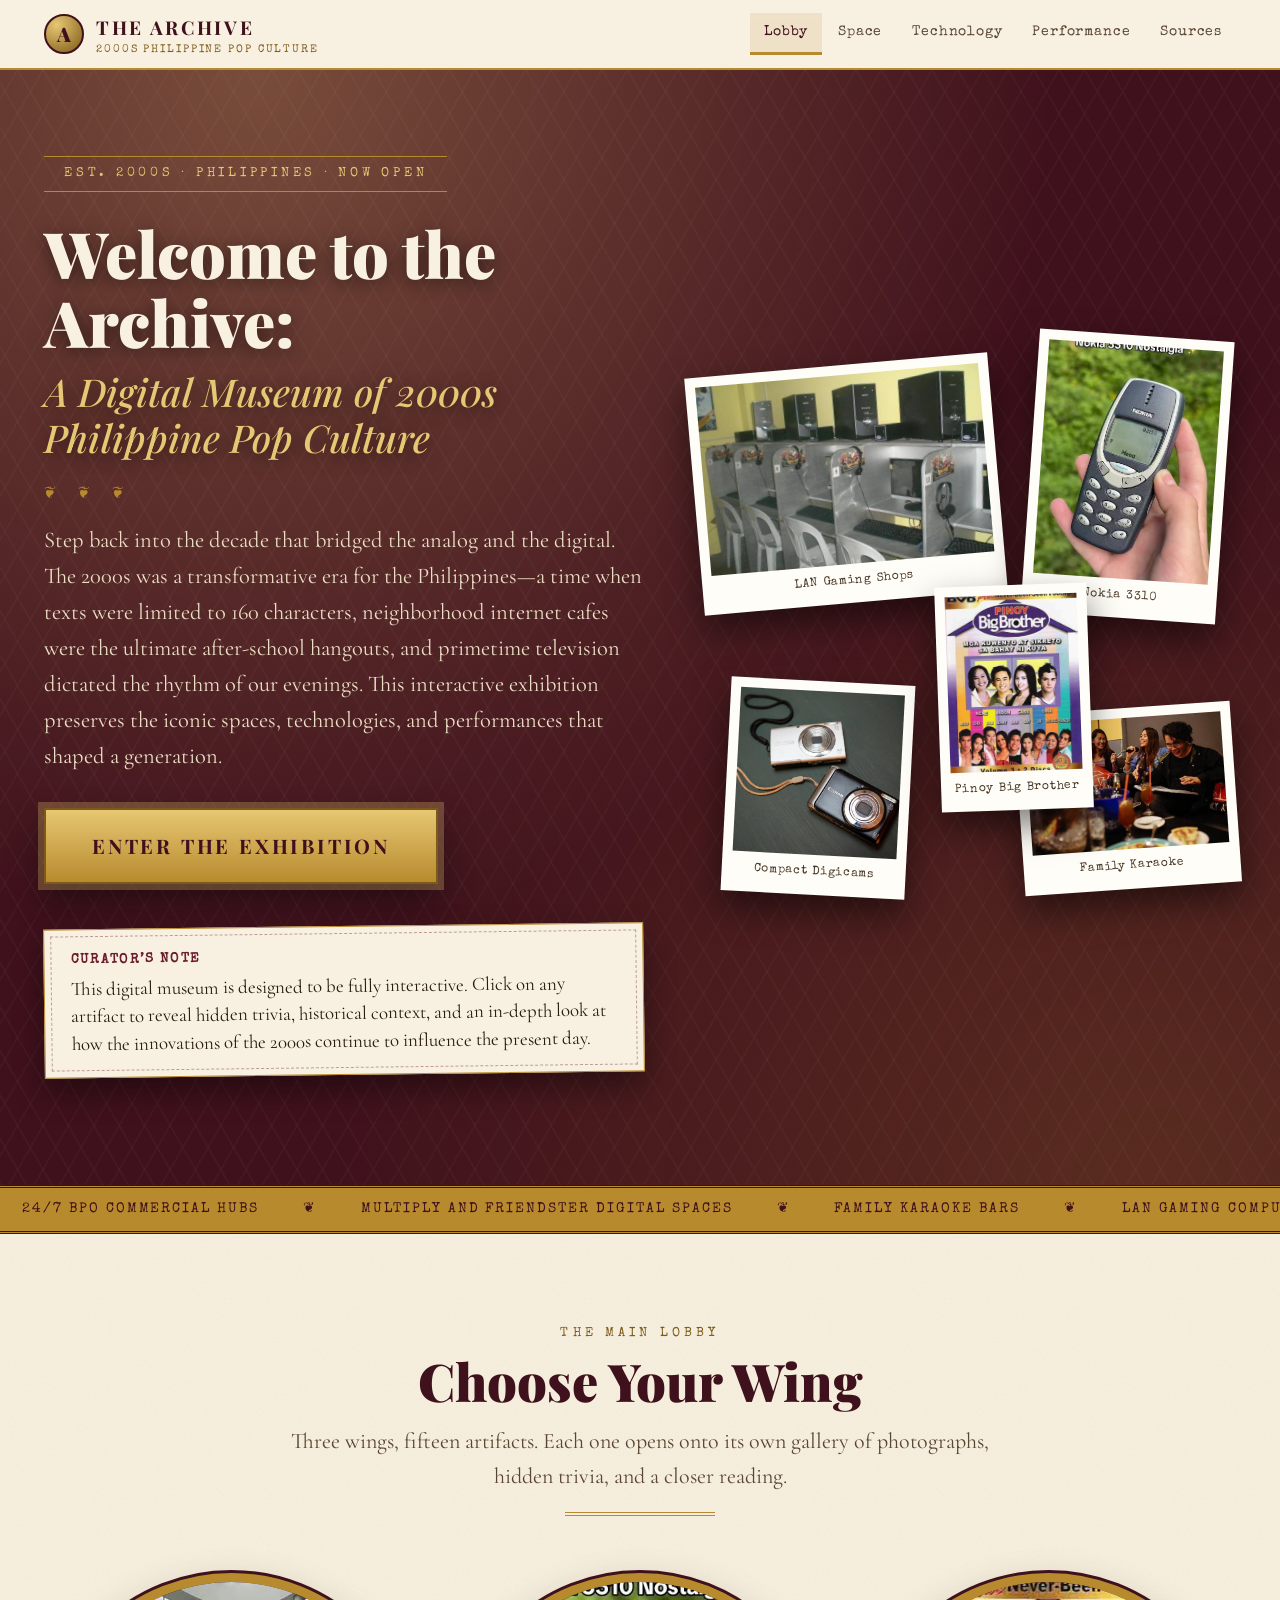
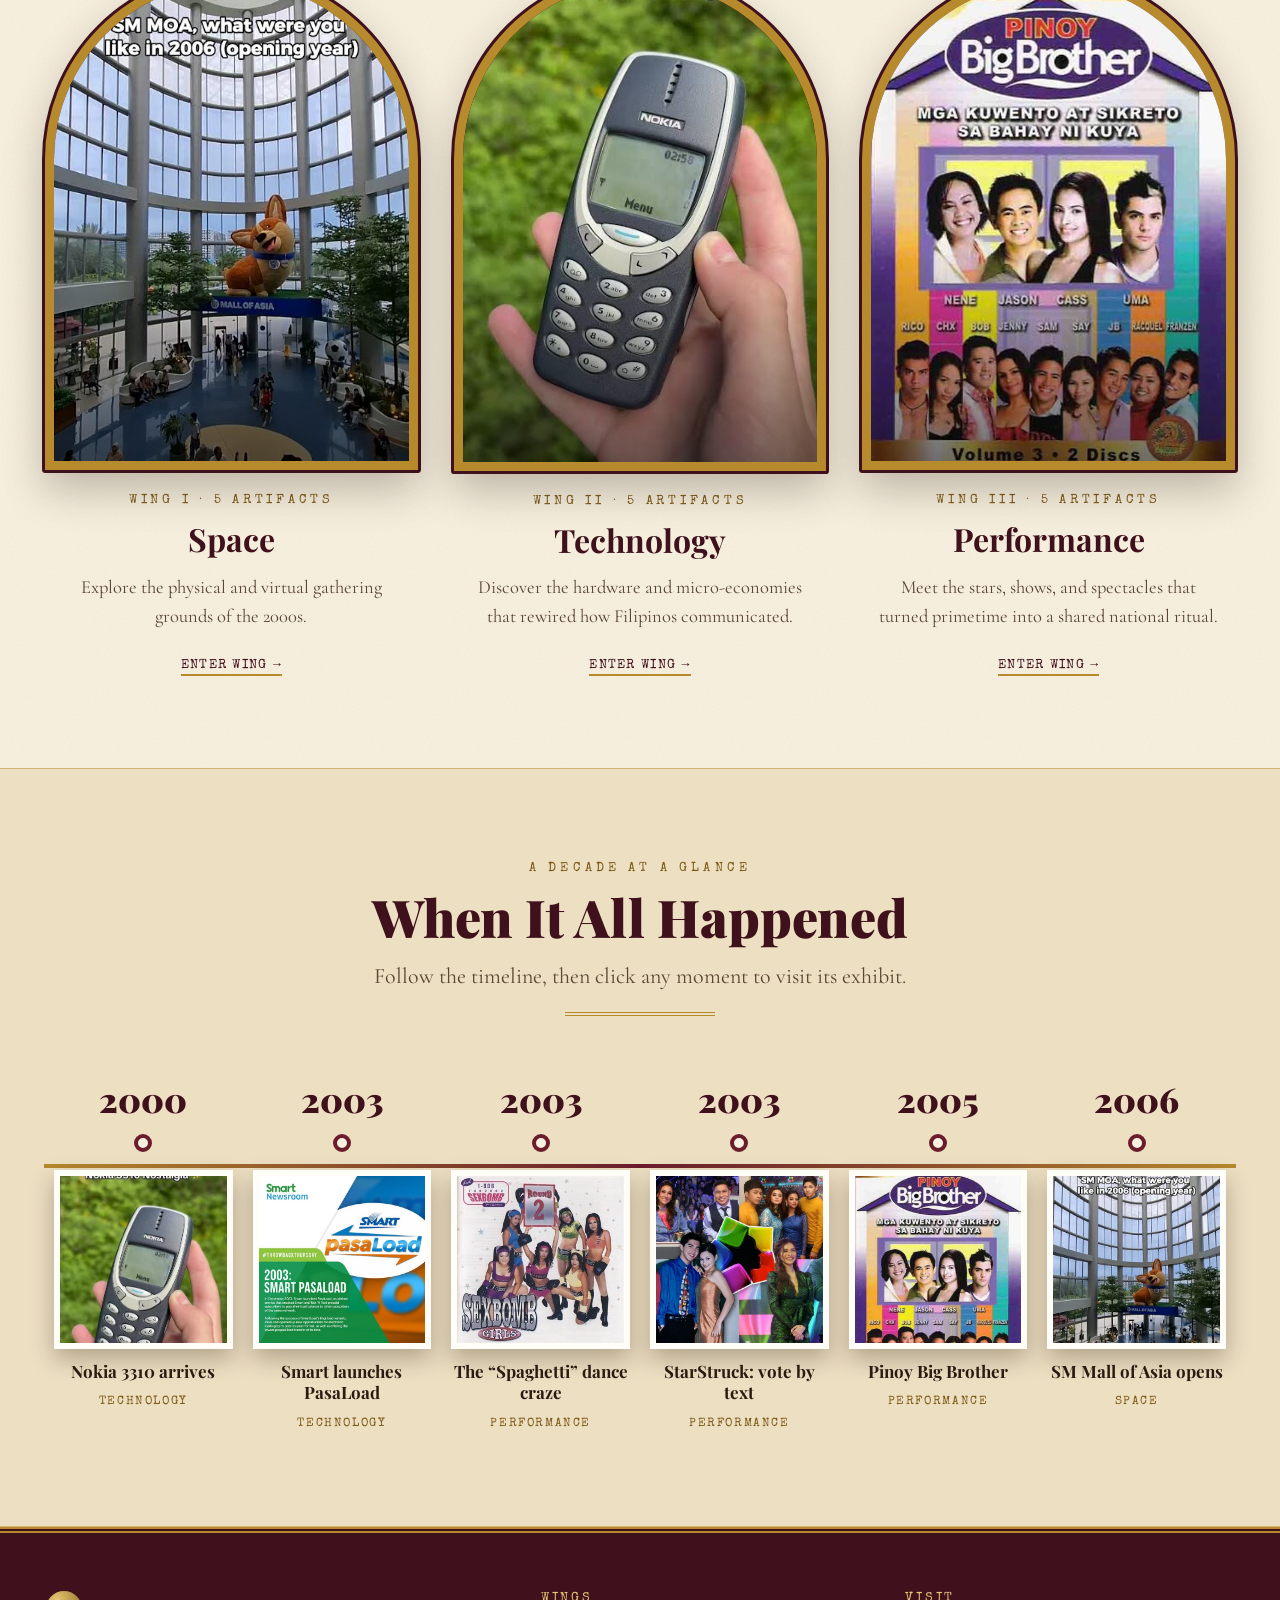
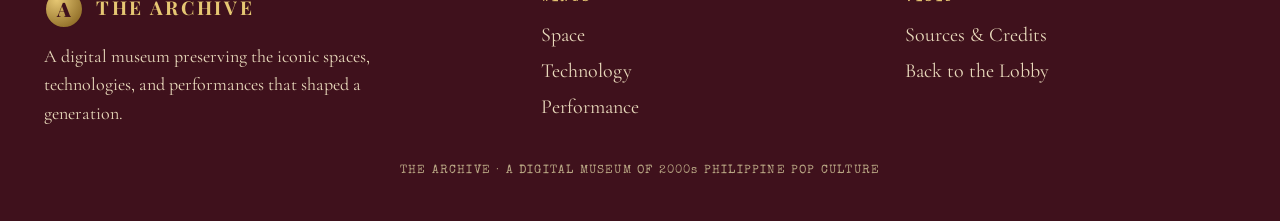
<file: index.html>
<!DOCTYPE html>
<html lang="en">
<head>
<meta charset="utf-8">
<meta name="viewport" content="width=device-width, initial-scale=1">
<title>The Archive — A Digital Museum of 2000s Philippine Pop Culture</title>
<meta name="description" content="An interactive digital museum of 2000s Philippine pop culture: iconic spaces, technologies, and performances.">
<link rel="preconnect" href="https://fonts.googleapis.com">
<link href="https://fonts.googleapis.com/css2?family=Playfair+Display:ital,wght@0,500;0,700;0,900;1,500&family=Cormorant+Garamond:ital,wght@0,400;0,500;0,600;0,700;1,400&family=Special+Elite&display=swap" rel="stylesheet">
<link rel="stylesheet" href="style.css">
<script>document.documentElement.classList.add('js')</script>
</head>
<body data-page="home">
<div id="progress"></div>
<header class="site-head"><div class="wrap">
  <a class="brand" href="index.html" aria-label="The Archive, home"><span class="seal">A</span><span><b>The Archive</b><small>2000s Philippine Pop Culture</small></span></a>
  <button class="burger" aria-label="Menu" aria-expanded="false">&#9776;</button>
  <nav class="nav" aria-label="Main"><a data-n="home" href="index.html">Lobby</a><a data-n="space" href="space.html">Space</a><a data-n="technology" href="technology.html">Technology</a><a data-n="performance" href="performance.html">Performance</a><a data-n="sources" href="sources.html">Sources</a></nav>
</div></header>

<section class="hero"><div class="wrap">
  <div>
    <span class="plaque">Est. 2000s &middot; Philippines &middot; Now Open</span>
    <h1>Welcome to the Archive: <em>A Digital Museum of 2000s Philippine Pop Culture</em></h1>
    <div class="orn">&#10086; &#10086; &#10086;</div>
    <p class="lead">Step back into the decade that bridged the analog and the digital. The 2000s was a transformative era for the Philippines&mdash;a time when texts were limited to 160 characters, neighborhood internet cafes were the ultimate after-school hangouts, and primetime television dictated the rhythm of our evenings. This interactive exhibition preserves the iconic spaces, technologies, and performances that shaped a generation.</p>
    <a class="btn gold cta" href="#wings">Enter the Exhibition</a>
    <div class="curator"><b>Curator&rsquo;s Note</b><p>This digital museum is designed to be fully interactive. Click on any artifact to reveal hidden trivia, historical context, and an in-depth look at how the innovations of the 2000s continue to influence the present day.</p></div>
  </div>
  <div class="collage" aria-label="Photos from the exhibition">
    <a class="pol p1" href="space.html#lan"><img src="lan-1.jpg" alt="Rows of LAN gaming computers"><span>LAN Gaming Shops</span></a>
    <a class="pol p2" href="technology.html#nokia"><img src="nokia-1.jpg" alt="Nokia 3310 phone"><span>Nokia 3310</span></a>
    <a class="pol p3" href="technology.html#digicam"><img src="digicam-1.jpg" alt="Compact digital cameras"><span>Compact Digicams</span></a>
    <a class="pol p4" href="performance.html#pbb"><img src="pbb-1.jpg" alt="Pinoy Big Brother DVD cover"><span>Pinoy Big Brother</span></a>
    <a class="pol p5" href="space.html#ktv"><img src="ktv-1.jpg" alt="Friends singing in a karaoke room"><span>Family Karaoke</span></a>
  </div>
</div></section>
<div class="ticker" aria-hidden="true"><div><span>24/7 BPO Commercial Hubs</span><span>&#10086;</span><span>Multiply and Friendster Digital Spaces</span><span>&#10086;</span><span>Family Karaoke Bars</span><span>&#10086;</span><span>LAN Gaming Computer Shops</span><span>&#10086;</span><span>SM Mall of Asia Opening</span><span>&#10086;</span><span>Compact Digicams</span><span>&#10086;</span><span>The Durable Nokia Phone</span><span>&#10086;</span><span>PasaLoad &amp; Prepaid SIM Culture</span><span>&#10086;</span><span>Rise of YouTube Video Sharing</span><span>&#10086;</span><span>Shift from Friendster to Facebook</span><span>&#10086;</span><span>GMA &amp; ABS-CBN Telefantastya Wars</span><span>&#10086;</span><span>Tagalog Dubbing of Asianovelas</span><span>&#10086;</span><span>Pinoy Big Brother</span><span>&#10086;</span><span>SexBomb Girls “Spaghetti” Dance Craze</span><span>&#10086;</span><span>StarStruck Reality Talent Search</span><span>&#10086;</span><span>24/7 BPO Commercial Hubs</span><span>&#10086;</span><span>Multiply and Friendster Digital Spaces</span><span>&#10086;</span><span>Family Karaoke Bars</span><span>&#10086;</span><span>LAN Gaming Computer Shops</span><span>&#10086;</span><span>SM Mall of Asia Opening</span><span>&#10086;</span><span>Compact Digicams</span><span>&#10086;</span><span>The Durable Nokia Phone</span><span>&#10086;</span><span>PasaLoad &amp; Prepaid SIM Culture</span><span>&#10086;</span><span>Rise of YouTube Video Sharing</span><span>&#10086;</span><span>Shift from Friendster to Facebook</span><span>&#10086;</span><span>GMA &amp; ABS-CBN Telefantastya Wars</span><span>&#10086;</span><span>Tagalog Dubbing of Asianovelas</span><span>&#10086;</span><span>Pinoy Big Brother</span><span>&#10086;</span><span>SexBomb Girls “Spaghetti” Dance Craze</span><span>&#10086;</span><span>StarStruck Reality Talent Search</span><span>&#10086;</span></div></div>

<section class="band" id="wings"><div class="wrap">
  <div class="center reveal"><div class="eyebrow">The Main Lobby</div><h2 class="sec-title">Choose Your Wing</h2>
  <p class="sec-lede">Three wings, fifteen artifacts. Each one opens onto its own gallery of photographs, hidden trivia, and a closer reading.</p><div class="rule"></div></div>
  <div class="doors">
    <a class="door reveal" href="space.html">
      <div class="arch"><img src="moa-2.jpg" alt="Space wing"></div>
      <div class="n">WING I &middot; 5 ARTIFACTS</div><h3>Space</h3>
      <p>Explore the physical and virtual gathering grounds of the 2000s.</p><span class="go">Enter wing &rarr;</span></a>
    <a class="door reveal" href="technology.html">
      <div class="arch"><img src="nokia-1.jpg" alt="Technology wing"></div>
      <div class="n">WING II &middot; 5 ARTIFACTS</div><h3>Technology</h3>
      <p>Discover the hardware and micro-economies that rewired how Filipinos communicated.</p><span class="go">Enter wing &rarr;</span></a>
    <a class="door reveal" href="performance.html">
      <div class="arch"><img src="pbb-1.jpg" alt="Performance wing"></div>
      <div class="n">WING III &middot; 5 ARTIFACTS</div><h3>Performance</h3>
      <p>Meet the stars, shows, and spectacles that turned primetime into a shared national ritual.</p><span class="go">Enter wing &rarr;</span></a>
  </div>
</div></section>

<section class="band alt"><div class="wrap">
  <div class="center reveal"><div class="eyebrow">A Decade at a Glance</div><h2 class="sec-title">When It All Happened</h2>
  <p class="sec-lede">Follow the timeline, then click any moment to visit its exhibit.</p><div class="rule"></div></div>
  <div class="timeline">
    <a class="tl reveal" href="technology.html#nokia"><div class="yr">2000</div><div class="dot"></div>
      <div class="ph"><img src="nokia-1.jpg" alt="Nokia 3310 arrives" loading="lazy"></div><h4>Nokia 3310 arrives</h4><small>Technology</small></a>
    <a class="tl reveal" href="technology.html#pasaload"><div class="yr">2003</div><div class="dot"></div>
      <div class="ph"><img src="pasaload-1.jpg" alt="Smart launches PasaLoad" loading="lazy"></div><h4>Smart launches PasaLoad</h4><small>Technology</small></a>
    <a class="tl reveal" href="performance.html#sexbomb"><div class="yr">2003</div><div class="dot"></div>
      <div class="ph"><img src="sexbomb-1.jpg" alt="The “Spaghetti” dance craze" loading="lazy"></div><h4>The “Spaghetti” dance craze</h4><small>Performance</small></a>
    <a class="tl reveal" href="performance.html#starstruck"><div class="yr">2003</div><div class="dot"></div>
      <div class="ph"><img src="starstruck-1.jpg" alt="StarStruck: vote by text" loading="lazy"></div><h4>StarStruck: vote by text</h4><small>Performance</small></a>
    <a class="tl reveal" href="performance.html#pbb"><div class="yr">2005</div><div class="dot"></div>
      <div class="ph"><img src="pbb-1.jpg" alt="Pinoy Big Brother" loading="lazy"></div><h4>Pinoy Big Brother</h4><small>Performance</small></a>
    <a class="tl reveal" href="space.html#moa"><div class="yr">2006</div><div class="dot"></div>
      <div class="ph"><img src="moa-2.jpg" alt="SM Mall of Asia opens" loading="lazy"></div><h4>SM Mall of Asia opens</h4><small>Space</small></a>
  </div>
</div></section>

<footer class="site-foot"><div class="wrap">
  <div><a class="brand" href="index.html"><span class="seal">A</span><span><b>The Archive</b></span></a>
  <p>A digital museum preserving the iconic spaces, technologies, and performances that shaped a generation.</p></div>
  <div><h4>Wings</h4><ul><li><a href="space.html">Space</a></li><li><a href="technology.html">Technology</a></li><li><a href="performance.html">Performance</a></li></ul></div>
  <div><h4>Visit</h4><ul><li><a href="sources.html">Sources &amp; Credits</a></li><li><a href="index.html">Back to the Lobby</a></li></ul></div>
</div>
<div class="copy">THE ARCHIVE &middot; A DIGITAL MUSEUM OF 2000s PHILIPPINE POP CULTURE</div></footer>
<button class="totop" id="totop" aria-label="Back to top">&uarr;</button>
<div class="overlay" id="overlay" role="dialog" aria-modal="true"><div class="modal" id="modal"></div></div>
<script src="app.js"></script>
</body>
</html>
</file>
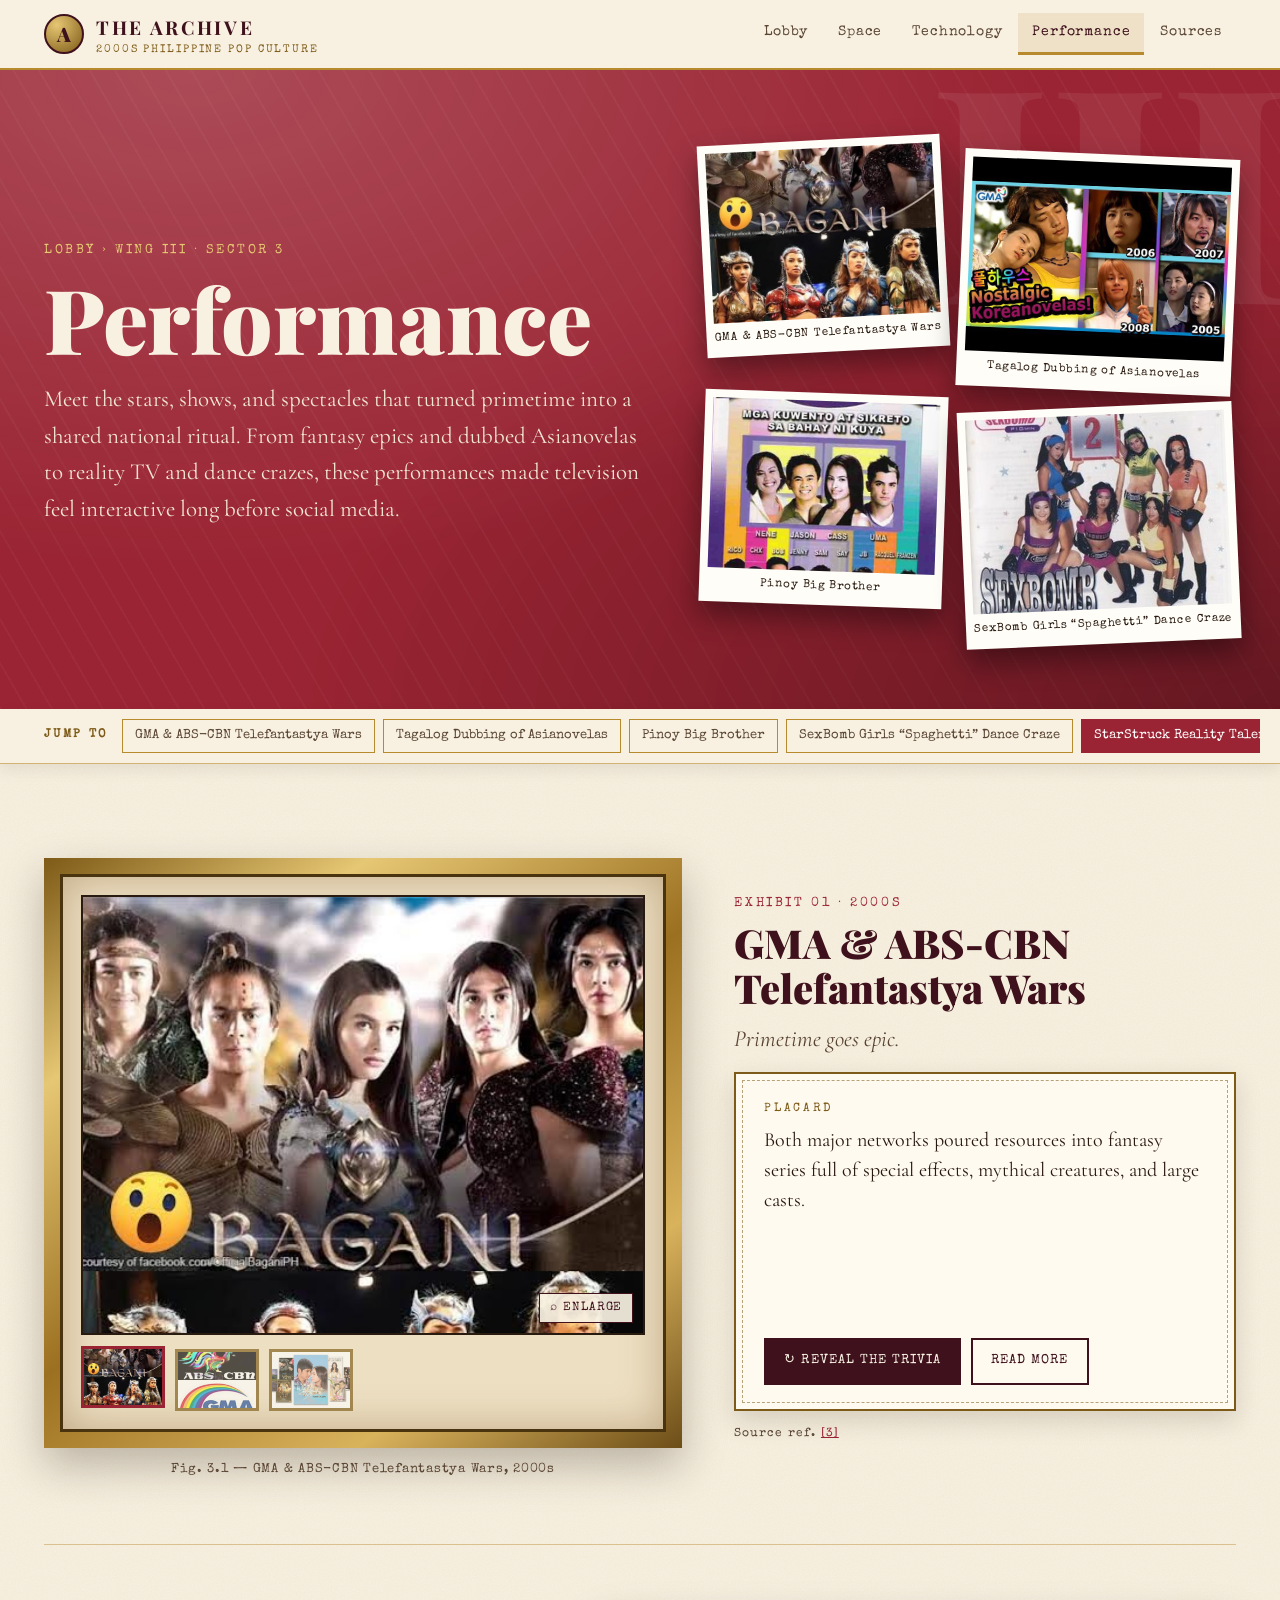
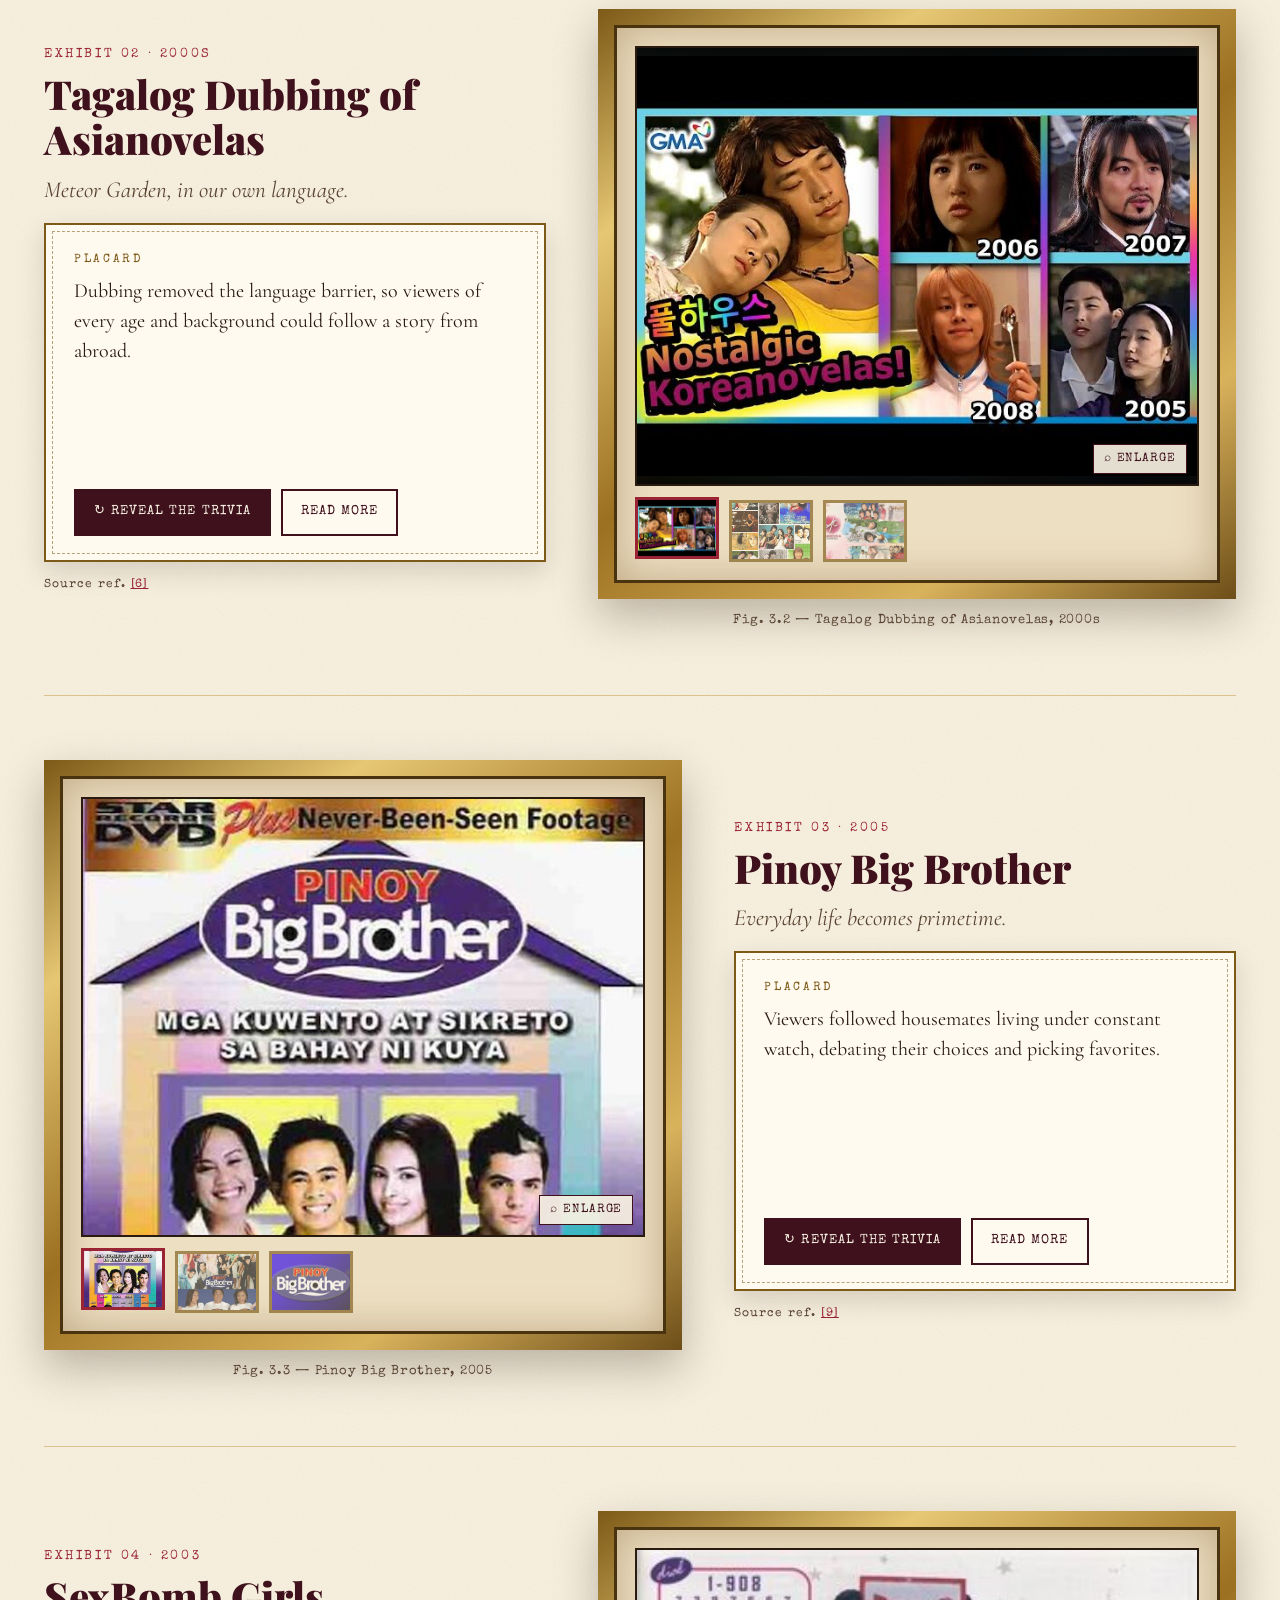
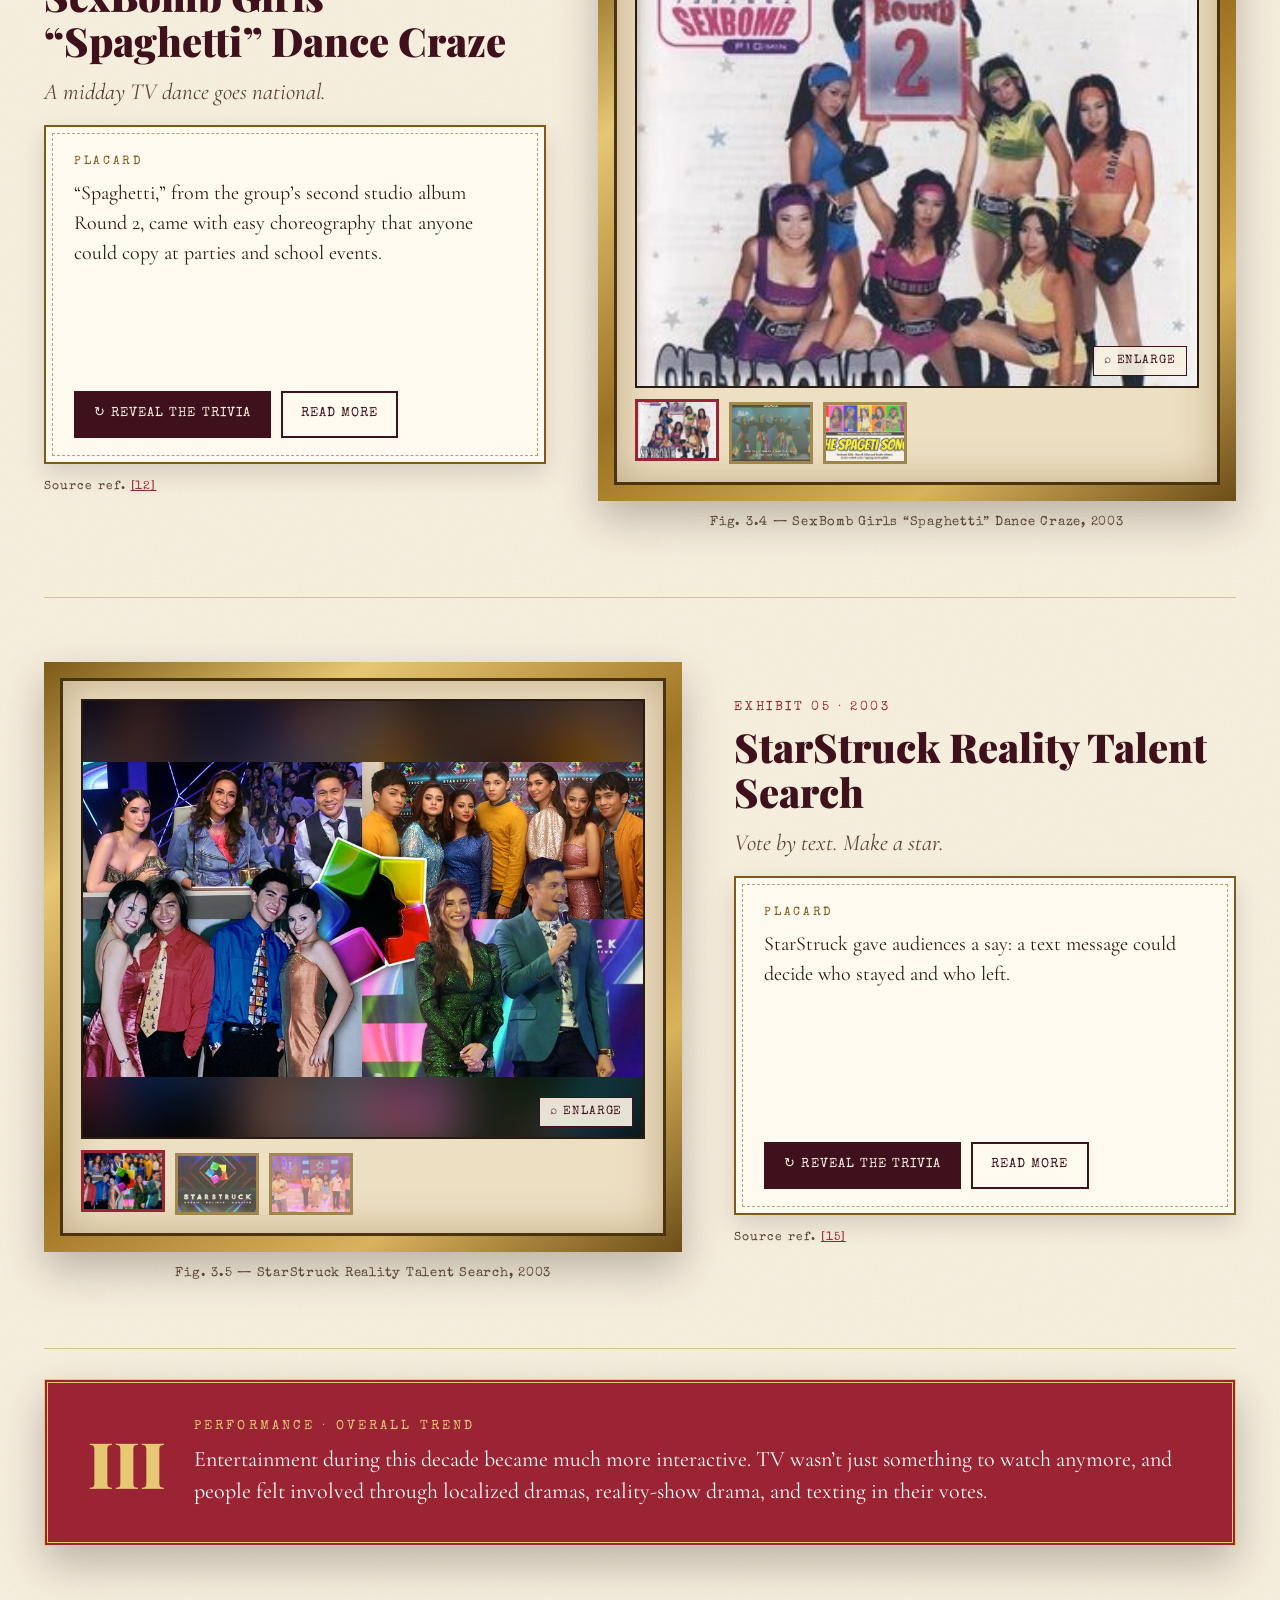
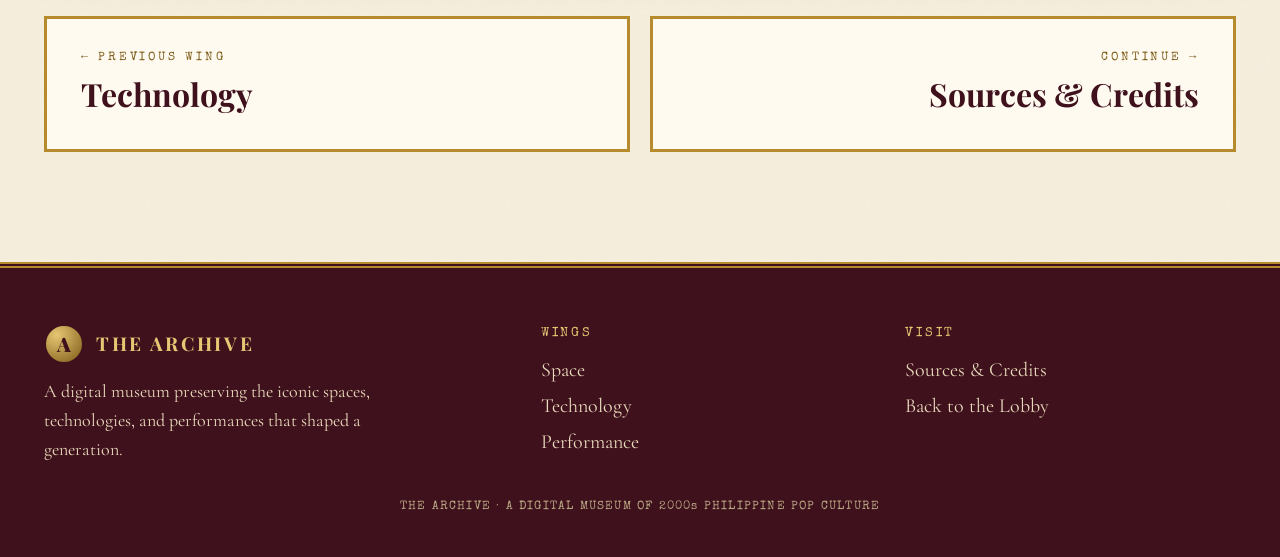
<file: performance.html>
<!DOCTYPE html>
<html lang="en">
<head>
<meta charset="utf-8">
<meta name="viewport" content="width=device-width, initial-scale=1">
<title>Performance Wing — The Archive</title>
<meta name="description" content="Meet the stars, shows, and spectacles that turned primetime into a shared national ritual. From fantasy epics and dubbed Asianovelas to reality TV and dance crazes, these performances made television feel interactive long before social media.">
<link rel="preconnect" href="https://fonts.googleapis.com">
<link href="https://fonts.googleapis.com/css2?family=Playfair+Display:ital,wght@0,500;0,700;0,900;1,500&family=Cormorant+Garamond:ital,wght@0,400;0,500;0,600;0,700;1,400&family=Special+Elite&display=swap" rel="stylesheet">
<link rel="stylesheet" href="style.css">
<script>document.documentElement.classList.add('js')</script>
</head>
<body data-page="performance" style="--accent:#9a2433">
<div id="progress"></div>
<header class="site-head"><div class="wrap">
  <a class="brand" href="index.html" aria-label="The Archive, home"><span class="seal">A</span><span><b>The Archive</b><small>2000s Philippine Pop Culture</small></span></a>
  <button class="burger" aria-label="Menu" aria-expanded="false">&#9776;</button>
  <nav class="nav" aria-label="Main"><a data-n="home" href="index.html">Lobby</a><a data-n="space" href="space.html">Space</a><a data-n="technology" href="technology.html">Technology</a><a data-n="performance" href="performance.html">Performance</a><a data-n="sources" href="sources.html">Sources</a></nav>
</div></header>

<section class="wing-hero"><div class="num" aria-hidden="true">III</div><div class="wrap">
  <div>
    <div class="crumbs"><a href="index.html">Lobby</a> &rsaquo; Wing III &middot; Sector 3</div>
    <h1>Performance</h1>
    <p>Meet the stars, shows, and spectacles that turned primetime into a shared national ritual. From fantasy epics and dubbed Asianovelas to reality TV and dance crazes, these performances made television feel interactive long before social media.</p>
  </div>
  <div class="rail" aria-label="Preview of exhibits"><a href="#fantasya"><img src="fantasya-1.jpg" alt="GMA &amp; ABS-CBN Telefantastya Wars"><span>GMA &amp; ABS-CBN Telefantastya Wars</span></a><a href="#asiano"><img src="asiano-1.jpg" alt="Tagalog Dubbing of Asianovelas"><span>Tagalog Dubbing of Asianovelas</span></a><a href="#pbb"><img src="pbb-1.jpg" alt="Pinoy Big Brother"><span>Pinoy Big Brother</span></a><a href="#sexbomb"><img src="sexbomb-1.jpg" alt="SexBomb Girls “Spaghetti” Dance Craze"><span>SexBomb Girls “Spaghetti” Dance Craze</span></a></div>
</div></section>
<div class="jump"><div class="wrap"><b>Jump to</b><a href="#fantasya">GMA &amp; ABS-CBN Telefantastya Wars</a><a href="#asiano">Tagalog Dubbing of Asianovelas</a><a href="#pbb">Pinoy Big Brother</a><a href="#sexbomb">SexBomb Girls “Spaghetti” Dance Craze</a><a href="#starstruck">StarStruck Reality Talent Search</a></div></div>
<main class="exhibits"><div class="wrap">

  <article class="ex reveal" id="fantasya">
    <div class="ex-media">
      <div class="frame"><div class="mat">
        <div class="viewer" title="Click to enlarge"><img src="fantasya-1.jpg" alt="GMA &amp; ABS-CBN Telefantastya Wars"><span class="zoom">&#8981; Enlarge</span></div>
        <div class="thumbs"><button class="thumb on" data-src="fantasya-1.jpg" aria-label="Show photo 1 of 3"><img src="fantasya-1.jpg" alt=""></button><button class="thumb" data-src="fantasya-2.jpg" aria-label="Show photo 2 of 3"><img src="fantasya-2.jpg" alt=""></button><button class="thumb" data-src="fantasya-3.jpg" aria-label="Show photo 3 of 3"><img src="fantasya-3.jpg" alt=""></button></div>
      </div></div>
      <div class="cap">Fig. 3.1 &mdash; GMA &amp; ABS-CBN Telefantastya Wars, 2000s</div>
    </div>
    <div class="ex-text">
      <div class="kicker">Exhibit 01 &middot; 2000s</div>
      <h3>GMA &amp; ABS-CBN Telefantastya Wars</h3>
      <p class="teaser">Primetime goes epic.</p>
      <div class="flipper">
        <div class="face front">
          <div class="lbl">Placard</div>
          <p>Both major networks poured resources into fantasy series full of special effects, mythical creatures, and large casts.</p>
          <div class="btns"><button class="btn solid" data-flip>&#8635; Reveal the trivia</button><button class="btn" data-open="fantasya">Read more</button></div>
        </div>
        <div class="face back" inert>
          <div class="lbl">Hidden trivia</div>
          <p>TV networks competed by producing big-budget, CGI-heavy fantasy shows like Mulawin and Marina that dominated primetime entertainment.</p>
          <div class="echo"><b>Echoes today</b>Fantasy remains a prestige genre, with new series and remakes drawing from this tradition.</div>
          <div class="btns"><a class="btn solid" href="https://tv-philippines.fandom.com/wiki/Fantaserye_and_telefantasya" target="_blank" rel="noopener noreferrer">Learn More &#8599;</a><button class="btn" data-open="fantasya">Read more</button><button class="btn" data-flip>&#8634; Flip back</button></div>
        </div>
      </div>
      <div class="refchip">Source ref. <a href="sources.html#ref-3">[3]</a></div>
    </div>
  </article>
  <article class="ex reveal" id="asiano">
    <div class="ex-media">
      <div class="frame"><div class="mat">
        <div class="viewer" title="Click to enlarge"><img src="asiano-1.jpg" alt="Tagalog Dubbing of Asianovelas"><span class="zoom">&#8981; Enlarge</span></div>
        <div class="thumbs"><button class="thumb on" data-src="asiano-1.jpg" aria-label="Show photo 1 of 3"><img src="asiano-1.jpg" alt=""></button><button class="thumb" data-src="asiano-2.jpg" aria-label="Show photo 2 of 3"><img src="asiano-2.jpg" alt=""></button><button class="thumb" data-src="asiano-3.jpg" aria-label="Show photo 3 of 3"><img src="asiano-3.jpg" alt=""></button></div>
      </div></div>
      <div class="cap">Fig. 3.2 &mdash; Tagalog Dubbing of Asianovelas, 2000s</div>
    </div>
    <div class="ex-text">
      <div class="kicker">Exhibit 02 &middot; 2000s</div>
      <h3>Tagalog Dubbing of Asianovelas</h3>
      <p class="teaser">Meteor Garden, in our own language.</p>
      <div class="flipper">
        <div class="face front">
          <div class="lbl">Placard</div>
          <p>Dubbing removed the language barrier, so viewers of every age and background could follow a story from abroad.</p>
          <div class="btns"><button class="btn solid" data-flip>&#8635; Reveal the trivia</button><button class="btn" data-open="asiano">Read more</button></div>
        </div>
        <div class="face back" inert>
          <div class="lbl">Hidden trivia</div>
          <p>Networks localized foreign dramas like Meteor Garden using Tagalog voice dubbing, making performances relatable to mass Filipino viewers.</p>
          <div class="echo"><b>Echoes today</b>Streaming platforms now offer subtitled and dubbed Asian dramas on demand.</div>
          <div class="btns"><a class="btn solid" href="https://abs-cbn.fandom.com/wiki/The_First_and_True_Home_of_Asianovelas" target="_blank" rel="noopener noreferrer">Learn More &#8599;</a><button class="btn" data-open="asiano">Read more</button><button class="btn" data-flip>&#8634; Flip back</button></div>
        </div>
      </div>
      <div class="refchip">Source ref. <a href="sources.html#ref-6">[6]</a></div>
    </div>
  </article>
  <article class="ex reveal" id="pbb">
    <div class="ex-media">
      <div class="frame"><div class="mat">
        <div class="viewer" title="Click to enlarge"><img src="pbb-1.jpg" alt="Pinoy Big Brother"><span class="zoom">&#8981; Enlarge</span></div>
        <div class="thumbs"><button class="thumb on" data-src="pbb-1.jpg" aria-label="Show photo 1 of 3"><img src="pbb-1.jpg" alt=""></button><button class="thumb" data-src="pbb-2.jpg" aria-label="Show photo 2 of 3"><img src="pbb-2.jpg" alt=""></button><button class="thumb" data-src="pbb-3.jpg" aria-label="Show photo 3 of 3"><img src="pbb-3.jpg" alt=""></button></div>
      </div></div>
      <div class="cap">Fig. 3.3 &mdash; Pinoy Big Brother, 2005</div>
    </div>
    <div class="ex-text">
      <div class="kicker">Exhibit 03 &middot; 2005</div>
      <h3>Pinoy Big Brother</h3>
      <p class="teaser">Everyday life becomes primetime.</p>
      <div class="flipper">
        <div class="face front">
          <div class="lbl">Placard</div>
          <p>Viewers followed housemates living under constant watch, debating their choices and picking favorites.</p>
          <div class="btns"><button class="btn solid" data-flip>&#8635; Reveal the trivia</button><button class="btn" data-open="pbb">Read more</button></div>
        </div>
        <div class="face back" inert>
          <div class="lbl">Hidden trivia</div>
          <p>Real-time, unscripted housemate interactions transformed Philippine TV by making everyday personal conflict a form of public entertainment.</p>
          <div class="echo"><b>Echoes today</b>Reality formats continue, and audience participation has moved onto social media.</div>
          <div class="btns"><a class="btn solid" href="https://www.pep.ph/peptionary/143496/pinoy-big-brother-and-its-memorable-real-life-drama-a738-20190813-lfrm" target="_blank" rel="noopener noreferrer">Learn More &#8599;</a><button class="btn" data-open="pbb">Read more</button><button class="btn" data-flip>&#8634; Flip back</button></div>
        </div>
      </div>
      <div class="refchip">Source ref. <a href="sources.html#ref-9">[9]</a></div>
    </div>
  </article>
  <article class="ex reveal" id="sexbomb">
    <div class="ex-media">
      <div class="frame"><div class="mat">
        <div class="viewer" title="Click to enlarge"><img src="sexbomb-1.jpg" alt="SexBomb Girls “Spaghetti” Dance Craze"><span class="zoom">&#8981; Enlarge</span></div>
        <div class="thumbs"><button class="thumb on" data-src="sexbomb-1.jpg" aria-label="Show photo 1 of 3"><img src="sexbomb-1.jpg" alt=""></button><button class="thumb" data-src="sexbomb-2.jpg" aria-label="Show photo 2 of 3"><img src="sexbomb-2.jpg" alt=""></button><button class="thumb" data-src="sexbomb-3.jpg" aria-label="Show photo 3 of 3"><img src="sexbomb-3.jpg" alt=""></button></div>
      </div></div>
      <div class="cap">Fig. 3.4 &mdash; SexBomb Girls “Spaghetti” Dance Craze, 2003</div>
    </div>
    <div class="ex-text">
      <div class="kicker">Exhibit 04 &middot; 2003</div>
      <h3>SexBomb Girls “Spaghetti” Dance Craze</h3>
      <p class="teaser">A midday TV dance goes national.</p>
      <div class="flipper">
        <div class="face front">
          <div class="lbl">Placard</div>
          <p>“Spaghetti,” from the group’s second studio album Round 2, came with easy choreography that anyone could copy at parties and school events.</p>
          <div class="btns"><button class="btn solid" data-flip>&#8635; Reveal the trivia</button><button class="btn" data-open="sexbomb">Read more</button></div>
        </div>
        <div class="face back" inert>
          <div class="lbl">Hidden trivia</div>
          <p>The SexBomb Girls created nationwide dance crazes on midday TV, turning simple novelty tracks into popular mass performances.</p>
          <div class="echo"><b>Echoes today</b>Short-form dance challenges on social media work the same way.</div>
          <div class="btns"><a class="btn solid" href="https://www.philstar.com/entertainment/2003/07/07/212767/call-get-physical" target="_blank" rel="noopener noreferrer">Learn More &#8599;</a><button class="btn" data-open="sexbomb">Read more</button><button class="btn" data-flip>&#8634; Flip back</button></div>
        </div>
      </div>
      <div class="refchip">Source ref. <a href="sources.html#ref-12">[12]</a></div>
    </div>
  </article>
  <article class="ex reveal" id="starstruck">
    <div class="ex-media">
      <div class="frame"><div class="mat">
        <div class="viewer" title="Click to enlarge"><img src="starstruck-1.jpg" alt="StarStruck Reality Talent Search"><span class="zoom">&#8981; Enlarge</span></div>
        <div class="thumbs"><button class="thumb on" data-src="starstruck-1.jpg" aria-label="Show photo 1 of 3"><img src="starstruck-1.jpg" alt=""></button><button class="thumb" data-src="starstruck-2.jpg" aria-label="Show photo 2 of 3"><img src="starstruck-2.jpg" alt=""></button><button class="thumb" data-src="starstruck-3.jpg" aria-label="Show photo 3 of 3"><img src="starstruck-3.jpg" alt=""></button></div>
      </div></div>
      <div class="cap">Fig. 3.5 &mdash; StarStruck Reality Talent Search, 2003</div>
    </div>
    <div class="ex-text">
      <div class="kicker">Exhibit 05 &middot; 2003</div>
      <h3>StarStruck Reality Talent Search</h3>
      <p class="teaser">Vote by text. Make a star.</p>
      <div class="flipper">
        <div class="face front">
          <div class="lbl">Placard</div>
          <p>StarStruck gave audiences a say: a text message could decide who stayed and who left.</p>
          <div class="btns"><button class="btn solid" data-flip>&#8635; Reveal the trivia</button><button class="btn" data-open="starstruck">Read more</button></div>
        </div>
        <div class="face back" inert>
          <div class="lbl">Hidden trivia</div>
          <p>The show introduced interactive TV performance by allowing viewers to vote for future celebrities via text messaging.</p>
          <div class="echo"><b>Echoes today</b>Online polls and voting in apps carry on the idea that the audience helps pick the winner.</div>
          <div class="btns"><a class="btn solid" href="https://www.pep.ph/peptionary/145975/starstruck-anatomy-of-a-reality-show-a724-20190914-lfrm7" target="_blank" rel="noopener noreferrer">Learn More &#8599;</a><button class="btn" data-open="starstruck">Read more</button><button class="btn" data-flip>&#8634; Flip back</button></div>
        </div>
      </div>
      <div class="refchip">Source ref. <a href="sources.html#ref-15">[15]</a></div>
    </div>
  </article>
  <aside class="trend reveal"><div class="big">III</div><div><h4>Performance &middot; Overall Trend</h4><p>Entertainment during this decade became much more interactive. TV wasn’t just something to watch anymore, and people felt involved through localized dramas, reality-show drama, and texting in their votes.</p></div></aside>
  <nav class="nextwing" aria-label="Continue"><a href="technology.html"><small>&larr; Previous wing</small><b>Technology</b></a><a class="r" href="sources.html"><small>Continue &rarr;</small><b>Sources &amp; Credits</b></a></nav>
</div></main>
<script>window.EX={"fantasya": {"title": "GMA & ABS-CBN Telefantastya Wars", "year": "2000s", "wing": "Performance Wing", "color": "#9a2433", "imgs": ["fantasya-1.jpg", "fantasya-2.jpg", "fantasya-3.jpg"], "story": ["Both major networks poured resources into fantasy series full of special effects, mythical creatures, and large casts.", "The rivalry raised production standards and kept families glued to the screen every evening."], "trivia": "TV networks competed by producing big-budget, CGI-heavy fantasy shows like Mulawin and Marina that dominated primetime entertainment.", "now": "Fantasy remains a prestige genre, with new series and remakes drawing from this tradition.", "link": "https://tv-philippines.fandom.com/wiki/Fantaserye_and_telefantasya"}, "asiano": {"title": "Tagalog Dubbing of Asianovelas", "year": "2000s", "wing": "Performance Wing", "color": "#9a2433", "imgs": ["asiano-1.jpg", "asiano-2.jpg", "asiano-3.jpg"], "story": ["Dubbing removed the language barrier, so viewers of every age and background could follow a story from abroad.", "Asianovelas built devoted fan communities and opened the door to a lasting appetite for Asian drama."], "trivia": "Networks localized foreign dramas like Meteor Garden using Tagalog voice dubbing, making performances relatable to mass Filipino viewers.", "now": "Streaming platforms now offer subtitled and dubbed Asian dramas on demand.", "link": "https://abs-cbn.fandom.com/wiki/The_First_and_True_Home_of_Asianovelas"}, "pbb": {"title": "Pinoy Big Brother", "year": "2005", "wing": "Performance Wing", "color": "#9a2433", "imgs": ["pbb-1.jpg", "pbb-2.jpg", "pbb-3.jpg"], "story": ["Viewers followed housemates living under constant watch, debating their choices and picking favorites.", "The format showed that unscripted personalities could carry a show, a forerunner of vlogging and live-streaming culture."], "trivia": "Real-time, unscripted housemate interactions transformed Philippine TV by making everyday personal conflict a form of public entertainment.", "now": "Reality formats continue, and audience participation has moved onto social media.", "link": "https://www.pep.ph/peptionary/143496/pinoy-big-brother-and-its-memorable-real-life-drama-a738-20190813-lfrm"}, "sexbomb": {"title": "SexBomb Girls “Spaghetti” Dance Craze", "year": "2003", "wing": "Performance Wing", "color": "#9a2433", "imgs": ["sexbomb-1.jpg", "sexbomb-2.jpg", "sexbomb-3.jpg"], "story": ["“Spaghetti,” from the group’s second studio album Round 2, came with easy choreography that anyone could copy at parties and school events.", "The craze showed how a catchy TV routine could spread through a whole country."], "trivia": "The SexBomb Girls created nationwide dance crazes on midday TV, turning simple novelty tracks into popular mass performances.", "now": "Short-form dance challenges on social media work the same way.", "link": "https://www.philstar.com/entertainment/2003/07/07/212767/call-get-physical"}, "starstruck": {"title": "StarStruck Reality Talent Search", "year": "2003", "wing": "Performance Wing", "color": "#9a2433", "imgs": ["starstruck-1.jpg", "starstruck-2.jpg", "starstruck-3.jpg"], "story": ["StarStruck gave audiences a say: a text message could decide who stayed and who left.", "It tied the mobile phone boom directly to entertainment and created a lasting pipeline of new stars."], "trivia": "The show introduced interactive TV performance by allowing viewers to vote for future celebrities via text messaging.", "now": "Online polls and voting in apps carry on the idea that the audience helps pick the winner.", "link": "https://www.pep.ph/peptionary/145975/starstruck-anatomy-of-a-reality-show-a724-20190914-lfrm7"}};</script>

<footer class="site-foot"><div class="wrap">
  <div><a class="brand" href="index.html"><span class="seal">A</span><span><b>The Archive</b></span></a>
  <p>A digital museum preserving the iconic spaces, technologies, and performances that shaped a generation.</p></div>
  <div><h4>Wings</h4><ul><li><a href="space.html">Space</a></li><li><a href="technology.html">Technology</a></li><li><a href="performance.html">Performance</a></li></ul></div>
  <div><h4>Visit</h4><ul><li><a href="sources.html">Sources &amp; Credits</a></li><li><a href="index.html">Back to the Lobby</a></li></ul></div>
</div>
<div class="copy">THE ARCHIVE &middot; A DIGITAL MUSEUM OF 2000s PHILIPPINE POP CULTURE</div></footer>
<button class="totop" id="totop" aria-label="Back to top">&uarr;</button>
<div class="overlay" id="overlay" role="dialog" aria-modal="true"><div class="modal" id="modal"></div></div>
<script src="app.js"></script>
</body>
</html>
</file>
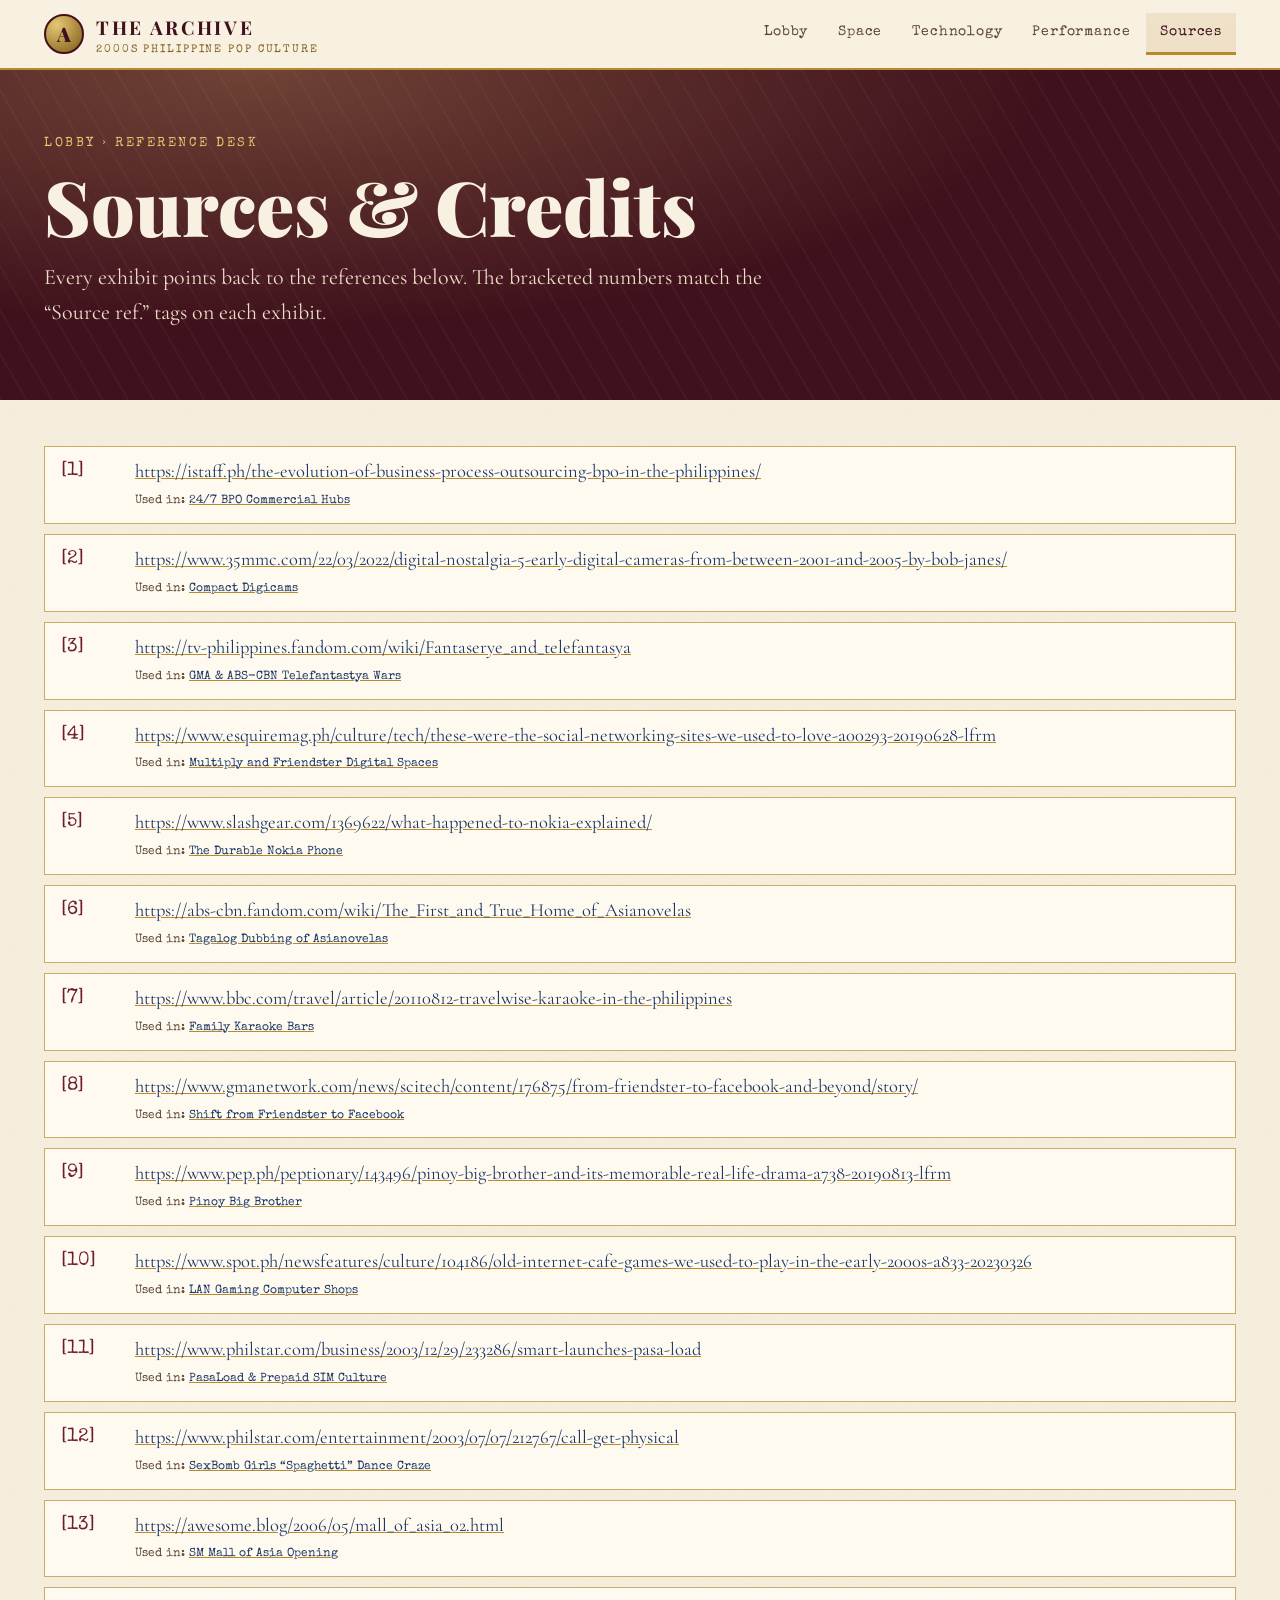
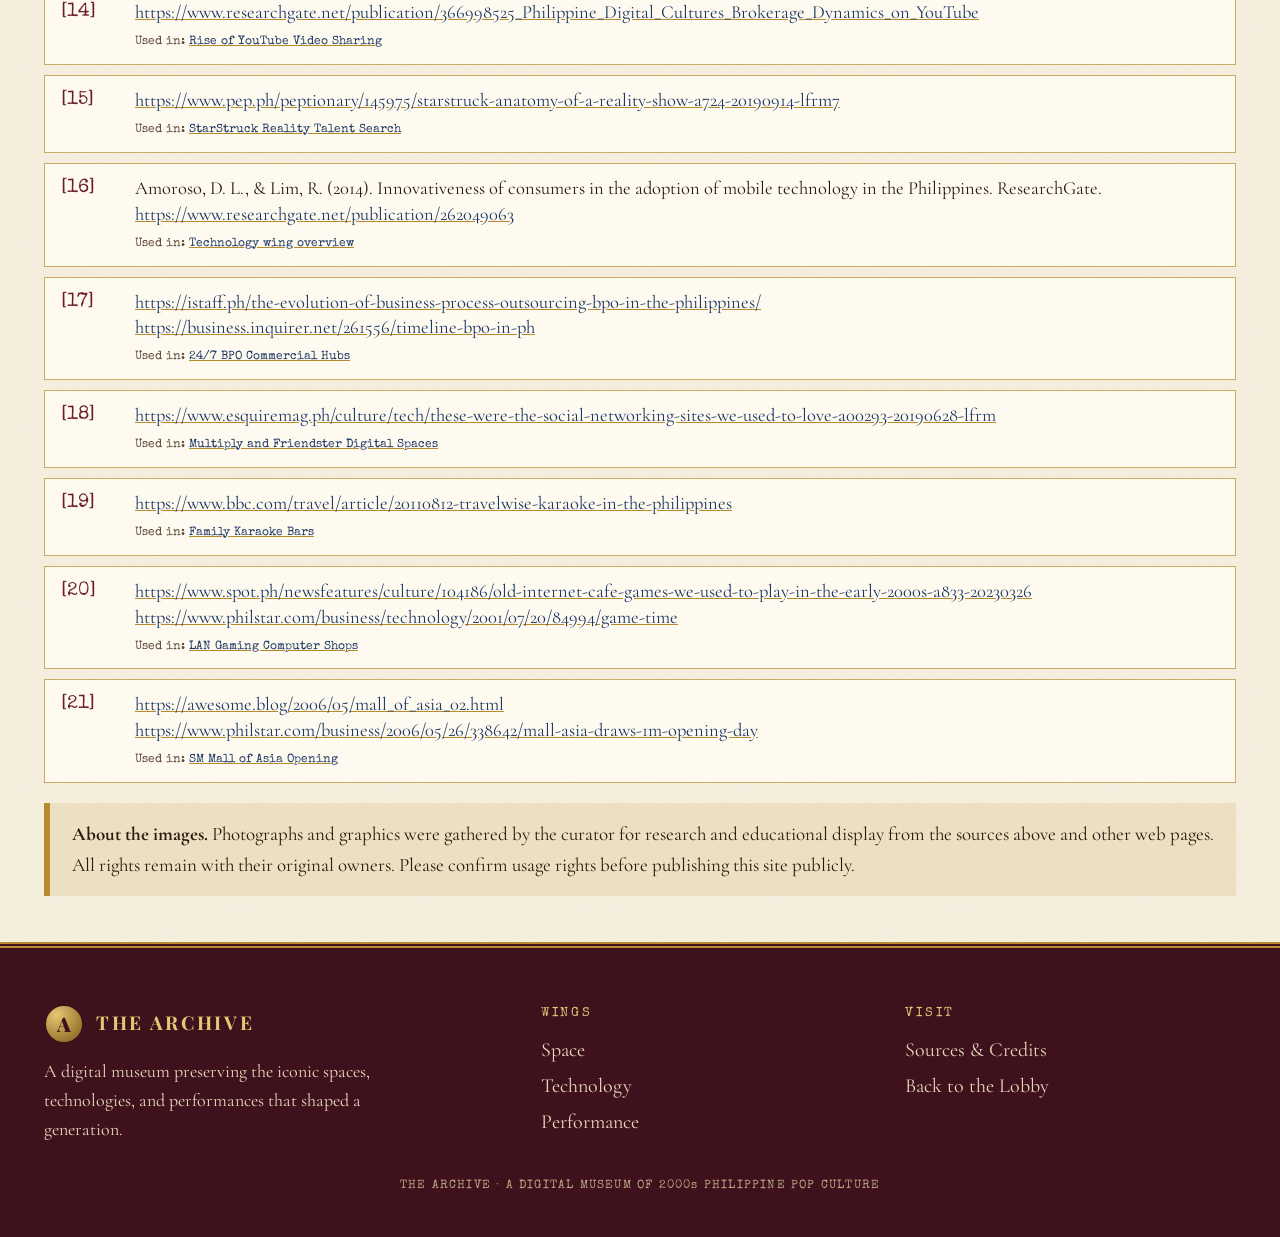
<file: sources.html>
<!DOCTYPE html>
<html lang="en">
<head>
<meta charset="utf-8">
<meta name="viewport" content="width=device-width, initial-scale=1">
<title>Sources &amp; Credits — The Archive</title>
<meta name="description" content="References used for the exhibits.">
<link rel="preconnect" href="https://fonts.googleapis.com">
<link href="https://fonts.googleapis.com/css2?family=Playfair+Display:ital,wght@0,500;0,700;0,900;1,500&family=Cormorant+Garamond:ital,wght@0,400;0,500;0,600;0,700;1,400&family=Special+Elite&display=swap" rel="stylesheet">
<link rel="stylesheet" href="style.css">
<script>document.documentElement.classList.add('js')</script>
</head>
<body data-page="sources" style="--accent:#6b1d2c">
<div id="progress"></div>
<header class="site-head"><div class="wrap">
  <a class="brand" href="index.html" aria-label="The Archive, home"><span class="seal">A</span><span><b>The Archive</b><small>2000s Philippine Pop Culture</small></span></a>
  <button class="burger" aria-label="Menu" aria-expanded="false">&#9776;</button>
  <nav class="nav" aria-label="Main"><a data-n="home" href="index.html">Lobby</a><a data-n="space" href="space.html">Space</a><a data-n="technology" href="technology.html">Technology</a><a data-n="performance" href="performance.html">Performance</a><a data-n="sources" href="sources.html">Sources</a></nav>
</div></header>

<section class="page-hero"><div class="wrap">
  <div class="crumbs"><a href="index.html">Lobby</a> &rsaquo; Reference Desk</div>
  <h1>Sources &amp; Credits</h1>
  <p>Every exhibit points back to the references below. The bracketed numbers match the &ldquo;Source ref.&rdquo; tags on each exhibit.</p>
</div></section>
<main class="wrap"><div class="src-group"><ul class="src-list">
<li id="ref-1"><span class="no">[1]</span><span><a href="https://istaff.ph/the-evolution-of-business-process-outsourcing-bpo-in-the-philippines/" target="_blank" rel="noopener noreferrer">https://istaff.ph/the-evolution-of-business-process-outsourcing-bpo-in-the-philippines/</a><br><small style="font-family:var(--type);font-size:12px;color:var(--ink2)">Used in: <a href="space.html#bpo">24/7 BPO Commercial Hubs</a></small></span></li>
<li id="ref-2"><span class="no">[2]</span><span><a href="https://www.35mmc.com/22/03/2022/digital-nostalgia-5-early-digital-cameras-from-between-2001-and-2005-by-bob-janes/" target="_blank" rel="noopener noreferrer">https://www.35mmc.com/22/03/2022/digital-nostalgia-5-early-digital-cameras-from-between-2001-and-2005-by-bob-janes/</a><br><small style="font-family:var(--type);font-size:12px;color:var(--ink2)">Used in: <a href="technology.html#digicam">Compact Digicams</a></small></span></li>
<li id="ref-3"><span class="no">[3]</span><span><a href="https://tv-philippines.fandom.com/wiki/Fantaserye_and_telefantasya" target="_blank" rel="noopener noreferrer">https://tv-philippines.fandom.com/wiki/Fantaserye_and_telefantasya</a><br><small style="font-family:var(--type);font-size:12px;color:var(--ink2)">Used in: <a href="performance.html#fantasya">GMA &amp; ABS-CBN Telefantastya Wars</a></small></span></li>
<li id="ref-4"><span class="no">[4]</span><span><a href="https://www.esquiremag.ph/culture/tech/these-were-the-social-networking-sites-we-used-to-love-a00293-20190628-lfrm" target="_blank" rel="noopener noreferrer">https://www.esquiremag.ph/culture/tech/these-were-the-social-networking-sites-we-used-to-love-a00293-20190628-lfrm</a><br><small style="font-family:var(--type);font-size:12px;color:var(--ink2)">Used in: <a href="space.html#mfs">Multiply and Friendster Digital Spaces</a></small></span></li>
<li id="ref-5"><span class="no">[5]</span><span><a href="https://www.slashgear.com/1369622/what-happened-to-nokia-explained/" target="_blank" rel="noopener noreferrer">https://www.slashgear.com/1369622/what-happened-to-nokia-explained/</a><br><small style="font-family:var(--type);font-size:12px;color:var(--ink2)">Used in: <a href="technology.html#nokia">The Durable Nokia Phone</a></small></span></li>
<li id="ref-6"><span class="no">[6]</span><span><a href="https://abs-cbn.fandom.com/wiki/The_First_and_True_Home_of_Asianovelas" target="_blank" rel="noopener noreferrer">https://abs-cbn.fandom.com/wiki/The_First_and_True_Home_of_Asianovelas</a><br><small style="font-family:var(--type);font-size:12px;color:var(--ink2)">Used in: <a href="performance.html#asiano">Tagalog Dubbing of Asianovelas</a></small></span></li>
<li id="ref-7"><span class="no">[7]</span><span><a href="https://www.bbc.com/travel/article/20110812-travelwise-karaoke-in-the-philippines" target="_blank" rel="noopener noreferrer">https://www.bbc.com/travel/article/20110812-travelwise-karaoke-in-the-philippines</a><br><small style="font-family:var(--type);font-size:12px;color:var(--ink2)">Used in: <a href="space.html#ktv">Family Karaoke Bars</a></small></span></li>
<li id="ref-8"><span class="no">[8]</span><span><a href="https://www.gmanetwork.com/news/scitech/content/176875/from-friendster-to-facebook-and-beyond/story/" target="_blank" rel="noopener noreferrer">https://www.gmanetwork.com/news/scitech/content/176875/from-friendster-to-facebook-and-beyond/story/</a><br><small style="font-family:var(--type);font-size:12px;color:var(--ink2)">Used in: <a href="technology.html#fb">Shift from Friendster to Facebook</a></small></span></li>
<li id="ref-9"><span class="no">[9]</span><span><a href="https://www.pep.ph/peptionary/143496/pinoy-big-brother-and-its-memorable-real-life-drama-a738-20190813-lfrm" target="_blank" rel="noopener noreferrer">https://www.pep.ph/peptionary/143496/pinoy-big-brother-and-its-memorable-real-life-drama-a738-20190813-lfrm</a><br><small style="font-family:var(--type);font-size:12px;color:var(--ink2)">Used in: <a href="performance.html#pbb">Pinoy Big Brother</a></small></span></li>
<li id="ref-10"><span class="no">[10]</span><span><a href="https://www.spot.ph/newsfeatures/culture/104186/old-internet-cafe-games-we-used-to-play-in-the-early-2000s-a833-20230326" target="_blank" rel="noopener noreferrer">https://www.spot.ph/newsfeatures/culture/104186/old-internet-cafe-games-we-used-to-play-in-the-early-2000s-a833-20230326</a><br><small style="font-family:var(--type);font-size:12px;color:var(--ink2)">Used in: <a href="space.html#lan">LAN Gaming Computer Shops</a></small></span></li>
<li id="ref-11"><span class="no">[11]</span><span><a href="https://www.philstar.com/business/2003/12/29/233286/smart-launches-pasa-load" target="_blank" rel="noopener noreferrer">https://www.philstar.com/business/2003/12/29/233286/smart-launches-pasa-load</a><br><small style="font-family:var(--type);font-size:12px;color:var(--ink2)">Used in: <a href="technology.html#pasaload">PasaLoad &amp; Prepaid SIM Culture</a></small></span></li>
<li id="ref-12"><span class="no">[12]</span><span><a href="https://www.philstar.com/entertainment/2003/07/07/212767/call-get-physical" target="_blank" rel="noopener noreferrer">https://www.philstar.com/entertainment/2003/07/07/212767/call-get-physical</a><br><small style="font-family:var(--type);font-size:12px;color:var(--ink2)">Used in: <a href="performance.html#sexbomb">SexBomb Girls “Spaghetti” Dance Craze</a></small></span></li>
<li id="ref-13"><span class="no">[13]</span><span><a href="https://awesome.blog/2006/05/mall_of_asia_02.html" target="_blank" rel="noopener noreferrer">https://awesome.blog/2006/05/mall_of_asia_02.html</a><br><small style="font-family:var(--type);font-size:12px;color:var(--ink2)">Used in: <a href="space.html#moa">SM Mall of Asia Opening</a></small></span></li>
<li id="ref-14"><span class="no">[14]</span><span><a href="https://www.researchgate.net/publication/366998525_Philippine_Digital_Cultures_Brokerage_Dynamics_on_YouTube" target="_blank" rel="noopener noreferrer">https://www.researchgate.net/publication/366998525_Philippine_Digital_Cultures_Brokerage_Dynamics_on_YouTube</a><br><small style="font-family:var(--type);font-size:12px;color:var(--ink2)">Used in: <a href="technology.html#yt">Rise of YouTube Video Sharing</a></small></span></li>
<li id="ref-15"><span class="no">[15]</span><span><a href="https://www.pep.ph/peptionary/145975/starstruck-anatomy-of-a-reality-show-a724-20190914-lfrm7" target="_blank" rel="noopener noreferrer">https://www.pep.ph/peptionary/145975/starstruck-anatomy-of-a-reality-show-a724-20190914-lfrm7</a><br><small style="font-family:var(--type);font-size:12px;color:var(--ink2)">Used in: <a href="performance.html#starstruck">StarStruck Reality Talent Search</a></small></span></li>
<li id="ref-16"><span class="no">[16]</span><span>Amoroso, D. L., &amp; Lim, R. (2014). Innovativeness of consumers in the adoption of mobile technology in the Philippines. ResearchGate. <a href="https://www.researchgate.net/publication/262049063" target="_blank" rel="noopener noreferrer">https://www.researchgate.net/publication/262049063</a><br><small style="font-family:var(--type);font-size:12px;color:var(--ink2)">Used in: <a href="technology.html">Technology wing overview</a></small></span></li>
<li id="ref-17"><span class="no">[17]</span><span><a href="https://istaff.ph/the-evolution-of-business-process-outsourcing-bpo-in-the-philippines/" target="_blank" rel="noopener noreferrer">https://istaff.ph/the-evolution-of-business-process-outsourcing-bpo-in-the-philippines/</a><br><a href="https://business.inquirer.net/261556/timeline-bpo-in-ph" target="_blank" rel="noopener noreferrer">https://business.inquirer.net/261556/timeline-bpo-in-ph</a><br><small style="font-family:var(--type);font-size:12px;color:var(--ink2)">Used in: <a href="space.html#bpo">24/7 BPO Commercial Hubs</a></small></span></li>
<li id="ref-18"><span class="no">[18]</span><span><a href="https://www.esquiremag.ph/culture/tech/these-were-the-social-networking-sites-we-used-to-love-a00293-20190628-lfrm" target="_blank" rel="noopener noreferrer">https://www.esquiremag.ph/culture/tech/these-were-the-social-networking-sites-we-used-to-love-a00293-20190628-lfrm</a><br><small style="font-family:var(--type);font-size:12px;color:var(--ink2)">Used in: <a href="space.html#mfs">Multiply and Friendster Digital Spaces</a></small></span></li>
<li id="ref-19"><span class="no">[19]</span><span><a href="https://www.bbc.com/travel/article/20110812-travelwise-karaoke-in-the-philippines" target="_blank" rel="noopener noreferrer">https://www.bbc.com/travel/article/20110812-travelwise-karaoke-in-the-philippines</a><br><small style="font-family:var(--type);font-size:12px;color:var(--ink2)">Used in: <a href="space.html#ktv">Family Karaoke Bars</a></small></span></li>
<li id="ref-20"><span class="no">[20]</span><span><a href="https://www.spot.ph/newsfeatures/culture/104186/old-internet-cafe-games-we-used-to-play-in-the-early-2000s-a833-20230326" target="_blank" rel="noopener noreferrer">https://www.spot.ph/newsfeatures/culture/104186/old-internet-cafe-games-we-used-to-play-in-the-early-2000s-a833-20230326</a><br><a href="https://www.philstar.com/business/technology/2001/07/20/84994/game-time" target="_blank" rel="noopener noreferrer">https://www.philstar.com/business/technology/2001/07/20/84994/game-time</a><br><small style="font-family:var(--type);font-size:12px;color:var(--ink2)">Used in: <a href="space.html#lan">LAN Gaming Computer Shops</a></small></span></li>
<li id="ref-21"><span class="no">[21]</span><span><a href="https://awesome.blog/2006/05/mall_of_asia_02.html" target="_blank" rel="noopener noreferrer">https://awesome.blog/2006/05/mall_of_asia_02.html</a><br><a href="https://www.philstar.com/business/2006/05/26/338642/mall-asia-draws-1m-opening-day" target="_blank" rel="noopener noreferrer">https://www.philstar.com/business/2006/05/26/338642/mall-asia-draws-1m-opening-day</a><br><small style="font-family:var(--type);font-size:12px;color:var(--ink2)">Used in: <a href="space.html#moa">SM Mall of Asia Opening</a></small></span></li>
</ul>
<div class="note"><b>About the images.</b> Photographs and graphics were gathered by the curator for research and educational display from the sources above and other web pages. All rights remain with their original owners. Please confirm usage rights before publishing this site publicly.</div>
</div></main>

<footer class="site-foot"><div class="wrap">
  <div><a class="brand" href="index.html"><span class="seal">A</span><span><b>The Archive</b></span></a>
  <p>A digital museum preserving the iconic spaces, technologies, and performances that shaped a generation.</p></div>
  <div><h4>Wings</h4><ul><li><a href="space.html">Space</a></li><li><a href="technology.html">Technology</a></li><li><a href="performance.html">Performance</a></li></ul></div>
  <div><h4>Visit</h4><ul><li><a href="sources.html">Sources &amp; Credits</a></li><li><a href="index.html">Back to the Lobby</a></li></ul></div>
</div>
<div class="copy">THE ARCHIVE &middot; A DIGITAL MUSEUM OF 2000s PHILIPPINE POP CULTURE</div></footer>
<button class="totop" id="totop" aria-label="Back to top">&uarr;</button>
<div class="overlay" id="overlay" role="dialog" aria-modal="true"><div class="modal" id="modal"></div></div>
<script src="app.js"></script>
</body>
</html>
</file>
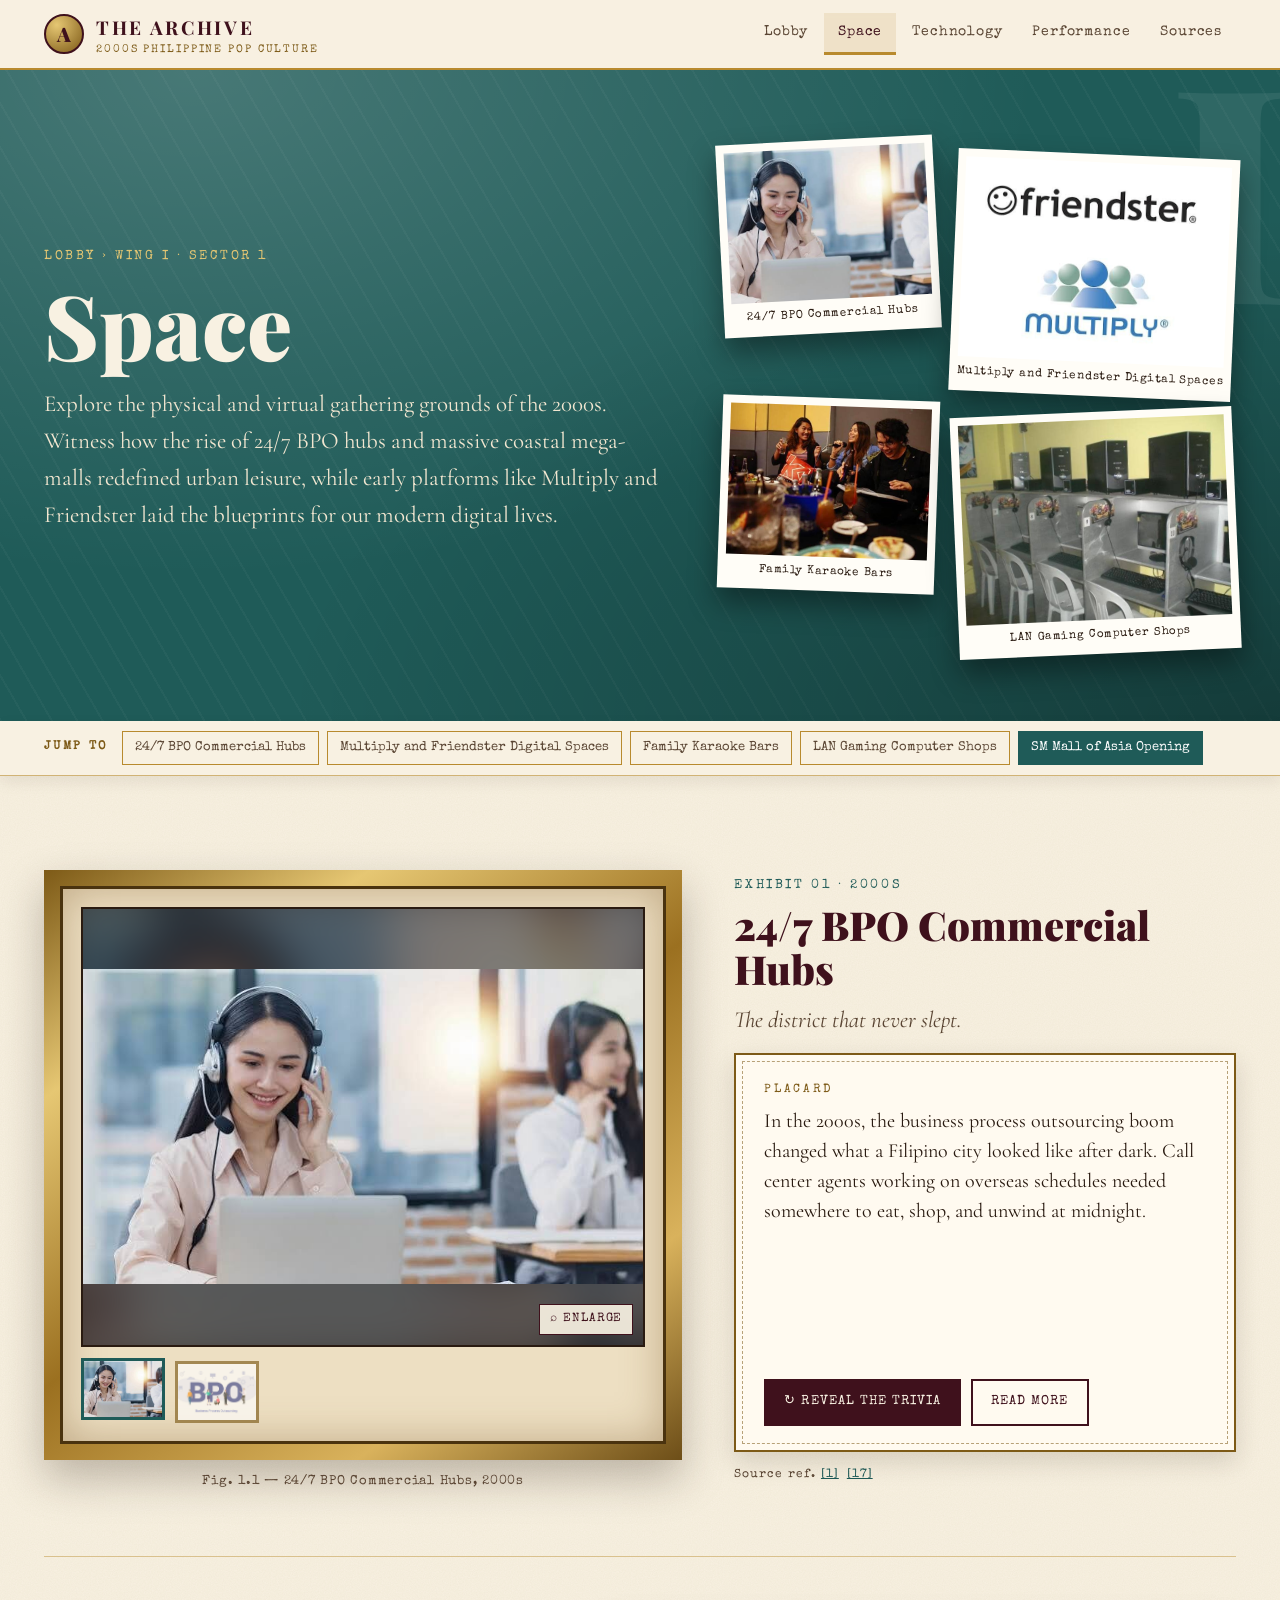
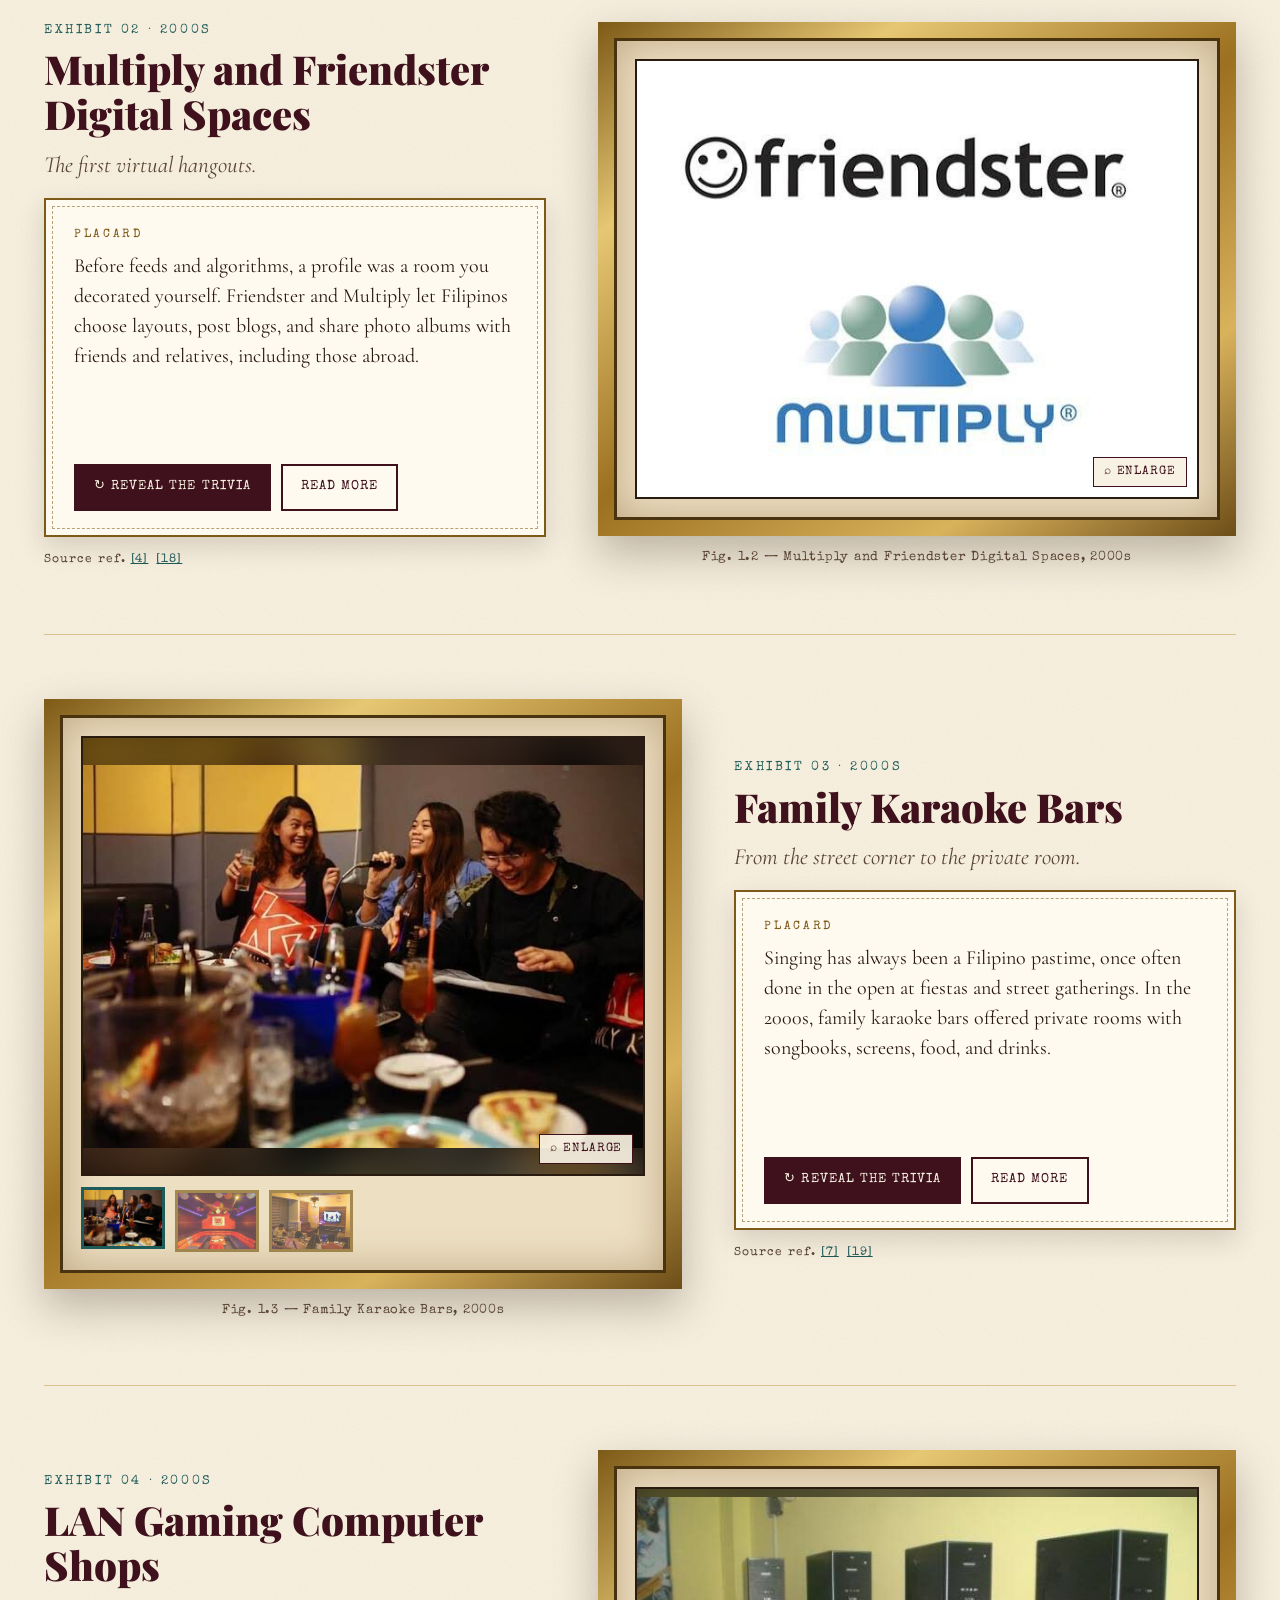
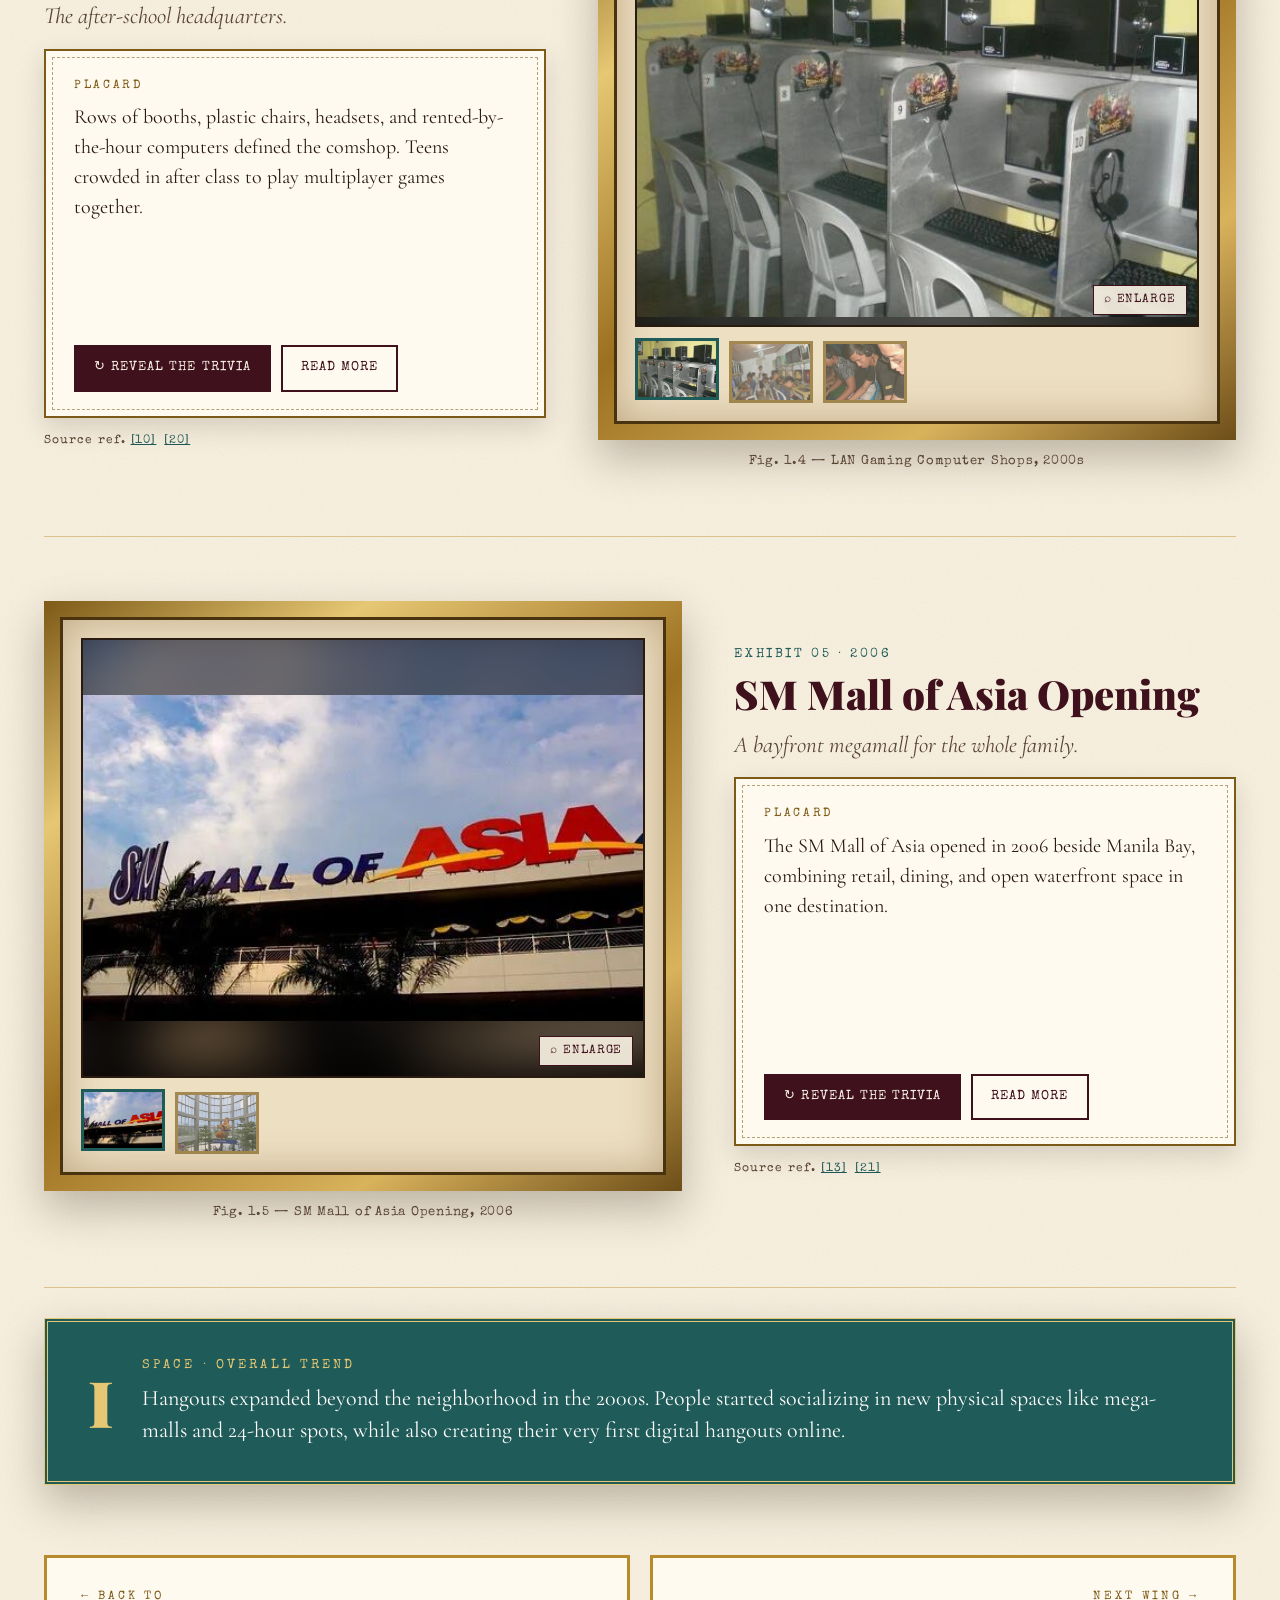
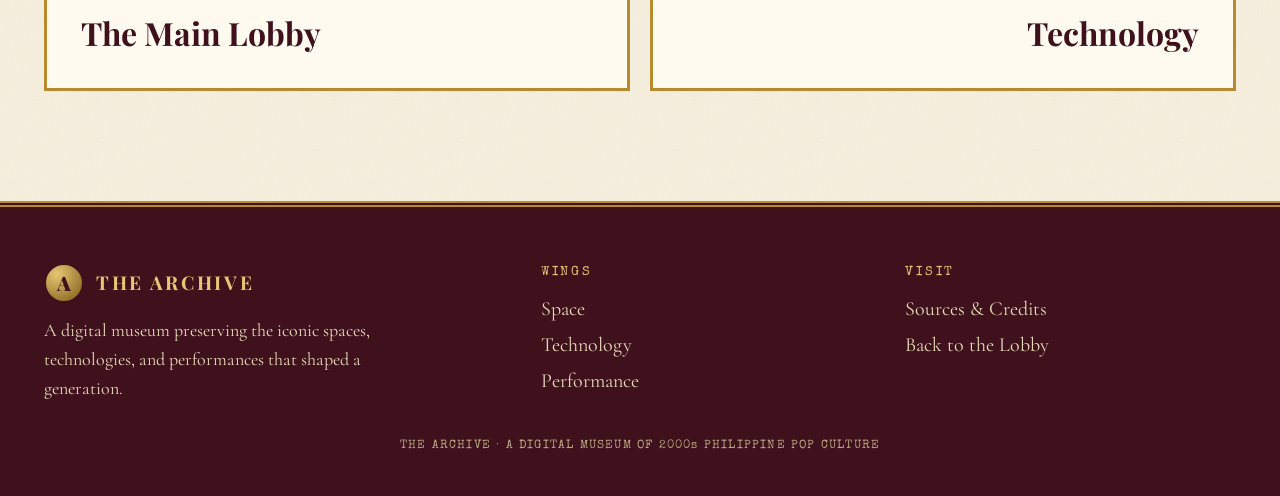
<file: space.html>
<!DOCTYPE html>
<html lang="en">
<head>
<meta charset="utf-8">
<meta name="viewport" content="width=device-width, initial-scale=1">
<title>Space Wing — The Archive</title>
<meta name="description" content="Explore the physical and virtual gathering grounds of the 2000s. Witness how the rise of 24/7 BPO hubs and massive coastal mega-malls redefined urban leisure, while early platforms like Multiply and Friendster laid the blueprints for our modern digital lives.">
<link rel="preconnect" href="https://fonts.googleapis.com">
<link href="https://fonts.googleapis.com/css2?family=Playfair+Display:ital,wght@0,500;0,700;0,900;1,500&family=Cormorant+Garamond:ital,wght@0,400;0,500;0,600;0,700;1,400&family=Special+Elite&display=swap" rel="stylesheet">
<link rel="stylesheet" href="style.css">
<script>document.documentElement.classList.add('js')</script>
</head>
<body data-page="space" style="--accent:#1f5b58">
<div id="progress"></div>
<header class="site-head"><div class="wrap">
  <a class="brand" href="index.html" aria-label="The Archive, home"><span class="seal">A</span><span><b>The Archive</b><small>2000s Philippine Pop Culture</small></span></a>
  <button class="burger" aria-label="Menu" aria-expanded="false">&#9776;</button>
  <nav class="nav" aria-label="Main"><a data-n="home" href="index.html">Lobby</a><a data-n="space" href="space.html">Space</a><a data-n="technology" href="technology.html">Technology</a><a data-n="performance" href="performance.html">Performance</a><a data-n="sources" href="sources.html">Sources</a></nav>
</div></header>

<section class="wing-hero"><div class="num" aria-hidden="true">I</div><div class="wrap">
  <div>
    <div class="crumbs"><a href="index.html">Lobby</a> &rsaquo; Wing I &middot; Sector 1</div>
    <h1>Space</h1>
    <p>Explore the physical and virtual gathering grounds of the 2000s. Witness how the rise of 24/7 BPO hubs and massive coastal mega-malls redefined urban leisure, while early platforms like Multiply and Friendster laid the blueprints for our modern digital lives.</p>
  </div>
  <div class="rail" aria-label="Preview of exhibits"><a href="#bpo"><img src="bpo-1.jpg" alt="24/7 BPO Commercial Hubs"><span>24/7 BPO Commercial Hubs</span></a><a href="#mfs"><img src="mfs-1.jpg" alt="Multiply and Friendster Digital Spaces"><span>Multiply and Friendster Digital Spaces</span></a><a href="#ktv"><img src="ktv-1.jpg" alt="Family Karaoke Bars"><span>Family Karaoke Bars</span></a><a href="#lan"><img src="lan-1.jpg" alt="LAN Gaming Computer Shops"><span>LAN Gaming Computer Shops</span></a></div>
</div></section>
<div class="jump"><div class="wrap"><b>Jump to</b><a href="#bpo">24/7 BPO Commercial Hubs</a><a href="#mfs">Multiply and Friendster Digital Spaces</a><a href="#ktv">Family Karaoke Bars</a><a href="#lan">LAN Gaming Computer Shops</a><a href="#moa">SM Mall of Asia Opening</a></div></div>
<main class="exhibits"><div class="wrap">

  <article class="ex reveal" id="bpo">
    <div class="ex-media">
      <div class="frame"><div class="mat">
        <div class="viewer" title="Click to enlarge"><img src="bpo-1.jpg" alt="24/7 BPO Commercial Hubs"><span class="zoom">&#8981; Enlarge</span></div>
        <div class="thumbs"><button class="thumb on" data-src="bpo-1.jpg" aria-label="Show photo 1 of 2"><img src="bpo-1.jpg" alt=""></button><button class="thumb" data-src="bpo-2.jpg" aria-label="Show photo 2 of 2"><img src="bpo-2.jpg" alt=""></button></div>
      </div></div>
      <div class="cap">Fig. 1.1 &mdash; 24/7 BPO Commercial Hubs, 2000s</div>
    </div>
    <div class="ex-text">
      <div class="kicker">Exhibit 01 &middot; 2000s</div>
      <h3>24/7 BPO Commercial Hubs</h3>
      <p class="teaser">The district that never slept.</p>
      <div class="flipper">
        <div class="face front">
          <div class="lbl">Placard</div>
          <p>In the 2000s, the business process outsourcing boom changed what a Filipino city looked like after dark. Call center agents working on overseas schedules needed somewhere to eat, shop, and unwind at midnight.</p>
          <div class="btns"><button class="btn solid" data-flip>&#8635; Reveal the trivia</button><button class="btn" data-open="bpo">Read more</button></div>
        </div>
        <div class="face back" inert>
          <div class="lbl">Hidden trivia</div>
          <p>Places like Eastwood City physically transformed urban spaces into 24-hour business districts, filled with midnight retail stores supporting night-shift call center agents.</p>
          <div class="echo"><b>Echoes today</b>The 24-hour economy is now a normal part of Philippine city life, and the work itself has become a major pillar of the national economy.</div>
          <div class="btns"><a class="btn solid" href="https://istaff.ph/the-evolution-of-business-process-outsourcing-bpo-in-the-philippines/" target="_blank" rel="noopener noreferrer">Learn More &#8599;</a><button class="btn" data-open="bpo">Read more</button><button class="btn" data-flip>&#8634; Flip back</button></div>
        </div>
      </div>
      <div class="refchip">Source ref. <a href="sources.html#ref-1">[1]</a><a href="sources.html#ref-17">[17]</a></div>
    </div>
  </article>
  <article class="ex reveal" id="mfs">
    <div class="ex-media">
      <div class="frame"><div class="mat">
        <div class="viewer" title="Click to enlarge"><img src="mfs-1.jpg" alt="Multiply and Friendster Digital Spaces"><span class="zoom">&#8981; Enlarge</span></div>
        
      </div></div>
      <div class="cap">Fig. 1.2 &mdash; Multiply and Friendster Digital Spaces, 2000s</div>
    </div>
    <div class="ex-text">
      <div class="kicker">Exhibit 02 &middot; 2000s</div>
      <h3>Multiply and Friendster Digital Spaces</h3>
      <p class="teaser">The first virtual hangouts.</p>
      <div class="flipper">
        <div class="face front">
          <div class="lbl">Placard</div>
          <p>Before feeds and algorithms, a profile was a room you decorated yourself. Friendster and Multiply let Filipinos choose layouts, post blogs, and share photo albums with friends and relatives, including those abroad.</p>
          <div class="btns"><button class="btn solid" data-flip>&#8635; Reveal the trivia</button><button class="btn" data-open="mfs">Read more</button></div>
        </div>
        <div class="face back" inert>
          <div class="lbl">Hidden trivia</div>
          <p>These websites acted as virtual gathering spots where Filipinos customized personal online profiles, posted blogs, and shared photo albums.</p>
          <div class="echo"><b>Echoes today</b>These sites laid the blueprints for today’s social platforms: personal profiles, shared albums, and online communities.</div>
          <div class="btns"><a class="btn solid" href="https://www.esquiremag.ph/culture/tech/these-were-the-social-networking-sites-we-used-to-love-a00293-20190628-lfrm" target="_blank" rel="noopener noreferrer">Learn More &#8599;</a><button class="btn" data-open="mfs">Read more</button><button class="btn" data-flip>&#8634; Flip back</button></div>
        </div>
      </div>
      <div class="refchip">Source ref. <a href="sources.html#ref-4">[4]</a><a href="sources.html#ref-18">[18]</a></div>
    </div>
  </article>
  <article class="ex reveal" id="ktv">
    <div class="ex-media">
      <div class="frame"><div class="mat">
        <div class="viewer" title="Click to enlarge"><img src="ktv-1.jpg" alt="Family Karaoke Bars"><span class="zoom">&#8981; Enlarge</span></div>
        <div class="thumbs"><button class="thumb on" data-src="ktv-1.jpg" aria-label="Show photo 1 of 3"><img src="ktv-1.jpg" alt=""></button><button class="thumb" data-src="ktv-2.jpg" aria-label="Show photo 2 of 3"><img src="ktv-2.jpg" alt=""></button><button class="thumb" data-src="ktv-3.jpg" aria-label="Show photo 3 of 3"><img src="ktv-3.jpg" alt=""></button></div>
      </div></div>
      <div class="cap">Fig. 1.3 &mdash; Family Karaoke Bars, 2000s</div>
    </div>
    <div class="ex-text">
      <div class="kicker">Exhibit 03 &middot; 2000s</div>
      <h3>Family Karaoke Bars</h3>
      <p class="teaser">From the street corner to the private room.</p>
      <div class="flipper">
        <div class="face front">
          <div class="lbl">Placard</div>
          <p>Singing has always been a Filipino pastime, once often done in the open at fiestas and street gatherings. In the 2000s, family karaoke bars offered private rooms with songbooks, screens, food, and drinks.</p>
          <div class="btns"><button class="btn solid" data-flip>&#8635; Reveal the trivia</button><button class="btn" data-open="ktv">Read more</button></div>
        </div>
        <div class="face back" inert>
          <div class="lbl">Hidden trivia</div>
          <p>Commercial KTV hubs emerged as popular enclosed leisure spaces, shifting family singing celebrations from open public streets into private rooms.</p>
          <div class="echo"><b>Echoes today</b>Private-room karaoke remains a go-to venue for group celebrations.</div>
          <div class="btns"><a class="btn solid" href="https://www.bbc.com/travel/article/20110812-travelwise-karaoke-in-the-philippines" target="_blank" rel="noopener noreferrer">Learn More &#8599;</a><button class="btn" data-open="ktv">Read more</button><button class="btn" data-flip>&#8634; Flip back</button></div>
        </div>
      </div>
      <div class="refchip">Source ref. <a href="sources.html#ref-7">[7]</a><a href="sources.html#ref-19">[19]</a></div>
    </div>
  </article>
  <article class="ex reveal" id="lan">
    <div class="ex-media">
      <div class="frame"><div class="mat">
        <div class="viewer" title="Click to enlarge"><img src="lan-1.jpg" alt="LAN Gaming Computer Shops"><span class="zoom">&#8981; Enlarge</span></div>
        <div class="thumbs"><button class="thumb on" data-src="lan-1.jpg" aria-label="Show photo 1 of 3"><img src="lan-1.jpg" alt=""></button><button class="thumb" data-src="lan-2.jpg" aria-label="Show photo 2 of 3"><img src="lan-2.jpg" alt=""></button><button class="thumb" data-src="lan-3.jpg" aria-label="Show photo 3 of 3"><img src="lan-3.jpg" alt=""></button></div>
      </div></div>
      <div class="cap">Fig. 1.4 &mdash; LAN Gaming Computer Shops, 2000s</div>
    </div>
    <div class="ex-text">
      <div class="kicker">Exhibit 04 &middot; 2000s</div>
      <h3>LAN Gaming Computer Shops</h3>
      <p class="teaser">The after-school headquarters.</p>
      <div class="flipper">
        <div class="face front">
          <div class="lbl">Placard</div>
          <p>Rows of booths, plastic chairs, headsets, and rented-by-the-hour computers defined the comshop. Teens crowded in after class to play multiplayer games together.</p>
          <div class="btns"><button class="btn solid" data-flip>&#8635; Reveal the trivia</button><button class="btn" data-open="lan">Read more</button></div>
        </div>
        <div class="face back" inert>
          <div class="lbl">Hidden trivia</div>
          <p>Neighborhood “comshops” functioned as physical youth hangouts, where teens gathered side-by-side to socialize and play multiplayer PC games.</p>
          <div class="echo"><b>Echoes today</b>Today’s esports and online gaming communities continue the same group-play culture, mostly through home connections and mobile devices.</div>
          <div class="btns"><a class="btn solid" href="https://www.spot.ph/newsfeatures/culture/104186/old-internet-cafe-games-we-used-to-play-in-the-early-2000s-a833-20230326" target="_blank" rel="noopener noreferrer">Learn More &#8599;</a><button class="btn" data-open="lan">Read more</button><button class="btn" data-flip>&#8634; Flip back</button></div>
        </div>
      </div>
      <div class="refchip">Source ref. <a href="sources.html#ref-10">[10]</a><a href="sources.html#ref-20">[20]</a></div>
    </div>
  </article>
  <article class="ex reveal" id="moa">
    <div class="ex-media">
      <div class="frame"><div class="mat">
        <div class="viewer" title="Click to enlarge"><img src="moa-1.jpg" alt="SM Mall of Asia Opening"><span class="zoom">&#8981; Enlarge</span></div>
        <div class="thumbs"><button class="thumb on" data-src="moa-1.jpg" aria-label="Show photo 1 of 2"><img src="moa-1.jpg" alt=""></button><button class="thumb" data-src="moa-2.jpg" aria-label="Show photo 2 of 2"><img src="moa-2.jpg" alt=""></button></div>
      </div></div>
      <div class="cap">Fig. 1.5 &mdash; SM Mall of Asia Opening, 2006</div>
    </div>
    <div class="ex-text">
      <div class="kicker">Exhibit 05 &middot; 2006</div>
      <h3>SM Mall of Asia Opening</h3>
      <p class="teaser">A bayfront megamall for the whole family.</p>
      <div class="flipper">
        <div class="face front">
          <div class="lbl">Placard</div>
          <p>The SM Mall of Asia opened in 2006 beside Manila Bay, combining retail, dining, and open waterfront space in one destination.</p>
          <div class="btns"><button class="btn solid" data-flip>&#8635; Reveal the trivia</button><button class="btn" data-open="moa">Read more</button></div>
        </div>
        <div class="face back" inert>
          <div class="lbl">Hidden trivia</div>
          <p>The opening of this bayfront megamall created a massive new public coastal space designed for weekend family gatherings, shopping, and public leisure.</p>
          <div class="echo"><b>Echoes today</b>The mall remains a landmark for big events and family outings, and set the template for the “mega-mall as destination” model.</div>
          <div class="btns"><a class="btn solid" href="https://awesome.blog/2006/05/mall_of_asia_02.html" target="_blank" rel="noopener noreferrer">Learn More &#8599;</a><button class="btn" data-open="moa">Read more</button><button class="btn" data-flip>&#8634; Flip back</button></div>
        </div>
      </div>
      <div class="refchip">Source ref. <a href="sources.html#ref-13">[13]</a><a href="sources.html#ref-21">[21]</a></div>
    </div>
  </article>
  <aside class="trend reveal"><div class="big">I</div><div><h4>Space &middot; Overall Trend</h4><p>Hangouts expanded beyond the neighborhood in the 2000s. People started socializing in new physical spaces like mega-malls and 24-hour spots, while also creating their very first digital hangouts online.</p></div></aside>
  <nav class="nextwing" aria-label="Continue"><a href="index.html"><small>&larr; Back to</small><b>The Main Lobby</b></a><a class="r" href="technology.html"><small>Next wing &rarr;</small><b>Technology</b></a></nav>
</div></main>
<script>window.EX={"bpo": {"title": "24/7 BPO Commercial Hubs", "year": "2000s", "wing": "Space Wing", "color": "#1f5b58", "imgs": ["bpo-1.jpg", "bpo-2.jpg"], "story": ["In the 2000s, the business process outsourcing boom changed what a Filipino city looked like after dark. Call center agents working on overseas schedules needed somewhere to eat, shop, and unwind at midnight.", "Districts such as Eastwood City answered with round-the-clock stores and restaurants, turning commercial zones into places that kept going while the rest of the city slept."], "trivia": "Places like Eastwood City physically transformed urban spaces into 24-hour business districts, filled with midnight retail stores supporting night-shift call center agents.", "now": "The 24-hour economy is now a normal part of Philippine city life, and the work itself has become a major pillar of the national economy.", "link": "https://istaff.ph/the-evolution-of-business-process-outsourcing-bpo-in-the-philippines/"}, "mfs": {"title": "Multiply and Friendster Digital Spaces", "year": "2000s", "wing": "Space Wing", "color": "#1f5b58", "imgs": ["mfs-1.jpg"], "story": ["Before feeds and algorithms, a profile was a room you decorated yourself. Friendster and Multiply let Filipinos choose layouts, post blogs, and share photo albums with friends and relatives, including those abroad.", "Friendster saw mainstream success roughly from 2005 to 2010 before Facebook took over; it shut down in 2015."], "trivia": "These websites acted as virtual gathering spots where Filipinos customized personal online profiles, posted blogs, and shared photo albums.", "now": "These sites laid the blueprints for today’s social platforms: personal profiles, shared albums, and online communities.", "link": "https://www.esquiremag.ph/culture/tech/these-were-the-social-networking-sites-we-used-to-love-a00293-20190628-lfrm"}, "ktv": {"title": "Family Karaoke Bars", "year": "2000s", "wing": "Space Wing", "color": "#1f5b58", "imgs": ["ktv-1.jpg", "ktv-2.jpg", "ktv-3.jpg"], "story": ["Singing has always been a Filipino pastime, once often done in the open at fiestas and street gatherings. In the 2000s, family karaoke bars offered private rooms with songbooks, screens, food, and drinks.", "Celebrations moved indoors: birthdays and reunions could now be held in a room booked for the family."], "trivia": "Commercial KTV hubs emerged as popular enclosed leisure spaces, shifting family singing celebrations from open public streets into private rooms.", "now": "Private-room karaoke remains a go-to venue for group celebrations.", "link": "https://www.bbc.com/travel/article/20110812-travelwise-karaoke-in-the-philippines"}, "lan": {"title": "LAN Gaming Computer Shops", "year": "2000s", "wing": "Space Wing", "color": "#1f5b58", "imgs": ["lan-1.jpg", "lan-2.jpg", "lan-3.jpg"], "story": ["Rows of booths, plastic chairs, headsets, and rented-by-the-hour computers defined the comshop. Teens crowded in after class to play multiplayer games together.", "Gaming was social and physical: your rivals and teammates sat beside you, shouting across the room."], "trivia": "Neighborhood “comshops” functioned as physical youth hangouts, where teens gathered side-by-side to socialize and play multiplayer PC games.", "now": "Today’s esports and online gaming communities continue the same group-play culture, mostly through home connections and mobile devices.", "link": "https://www.spot.ph/newsfeatures/culture/104186/old-internet-cafe-games-we-used-to-play-in-the-early-2000s-a833-20230326"}, "moa": {"title": "SM Mall of Asia Opening", "year": "2006", "wing": "Space Wing", "color": "#1f5b58", "imgs": ["moa-1.jpg", "moa-2.jpg"], "story": ["The SM Mall of Asia opened in 2006 beside Manila Bay, combining retail, dining, and open waterfront space in one destination.", "It was built as a place where entire families could spend a weekend, not just run errands."], "trivia": "The opening of this bayfront megamall created a massive new public coastal space designed for weekend family gatherings, shopping, and public leisure.", "now": "The mall remains a landmark for big events and family outings, and set the template for the “mega-mall as destination” model.", "link": "https://awesome.blog/2006/05/mall_of_asia_02.html"}};</script>

<footer class="site-foot"><div class="wrap">
  <div><a class="brand" href="index.html"><span class="seal">A</span><span><b>The Archive</b></span></a>
  <p>A digital museum preserving the iconic spaces, technologies, and performances that shaped a generation.</p></div>
  <div><h4>Wings</h4><ul><li><a href="space.html">Space</a></li><li><a href="technology.html">Technology</a></li><li><a href="performance.html">Performance</a></li></ul></div>
  <div><h4>Visit</h4><ul><li><a href="sources.html">Sources &amp; Credits</a></li><li><a href="index.html">Back to the Lobby</a></li></ul></div>
</div>
<div class="copy">THE ARCHIVE &middot; A DIGITAL MUSEUM OF 2000s PHILIPPINE POP CULTURE</div></footer>
<button class="totop" id="totop" aria-label="Back to top">&uarr;</button>
<div class="overlay" id="overlay" role="dialog" aria-modal="true"><div class="modal" id="modal"></div></div>
<script src="app.js"></script>
</body>
</html>
</file>
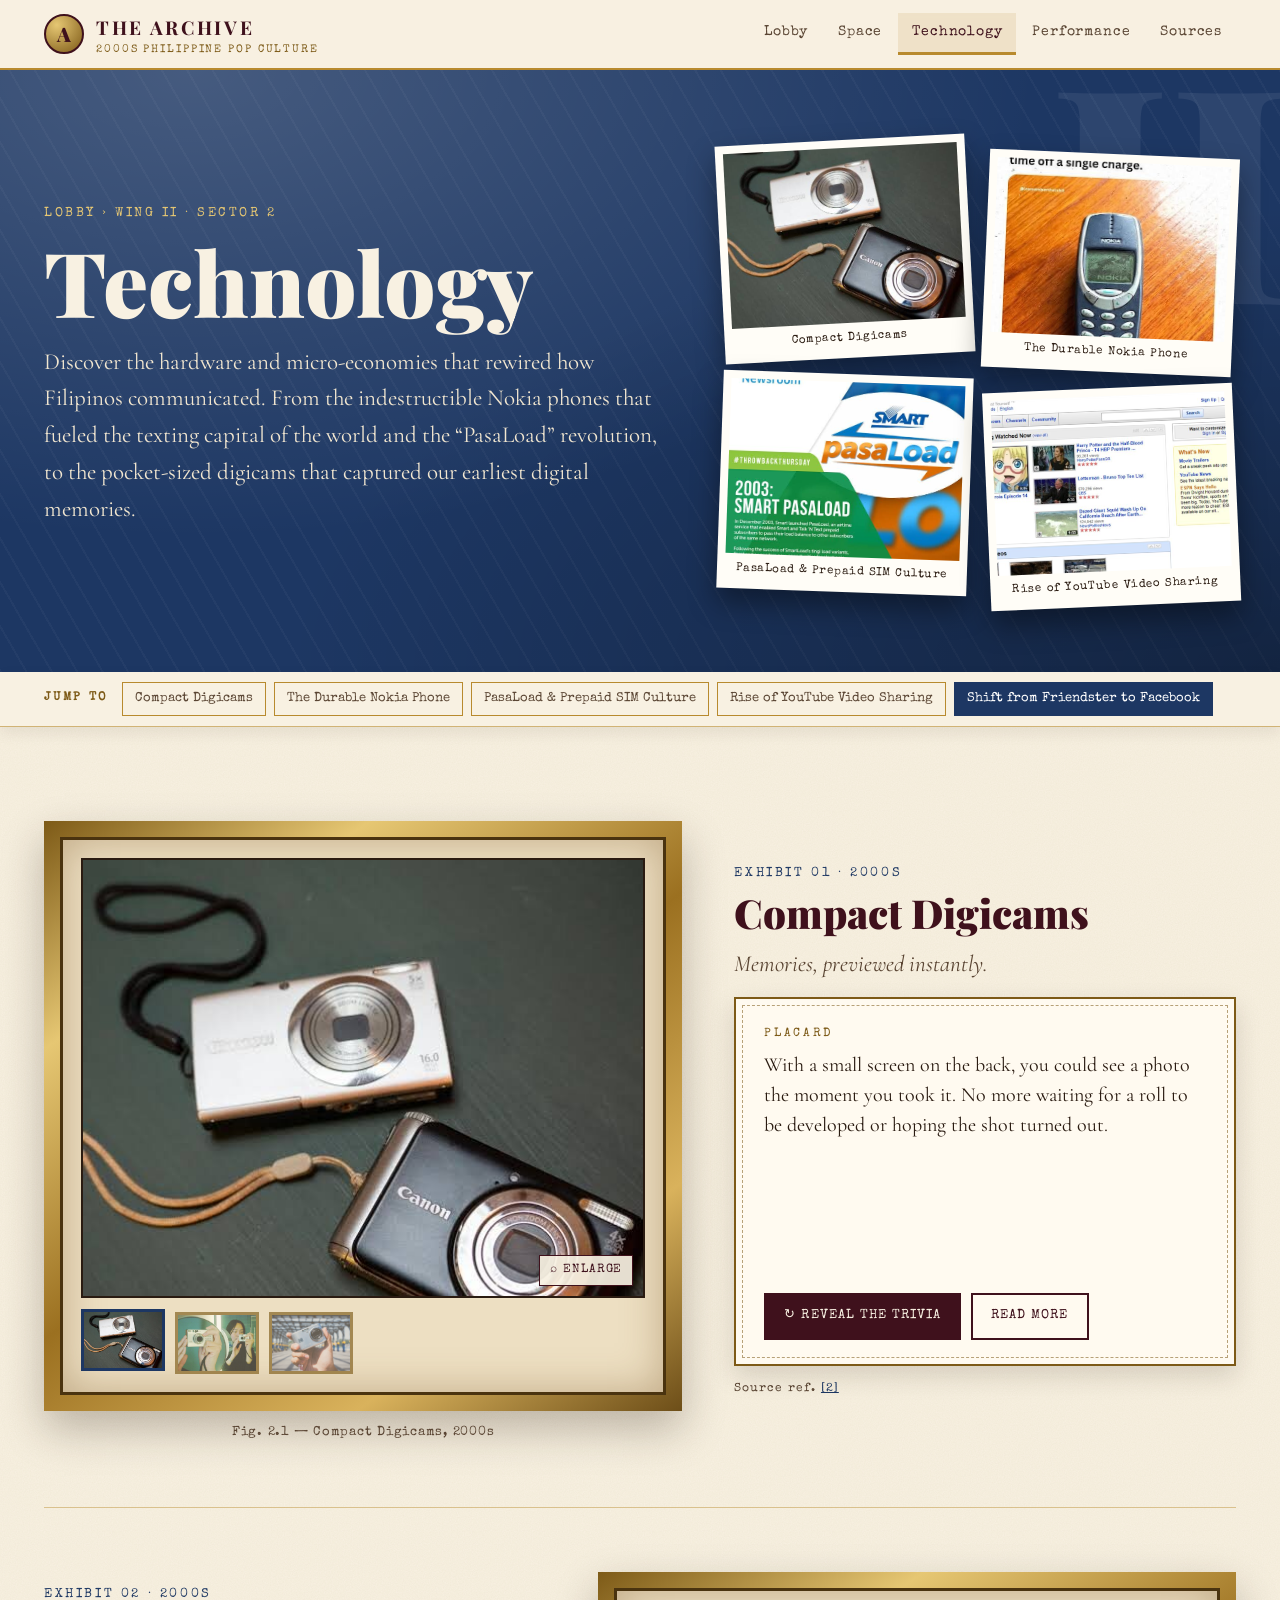
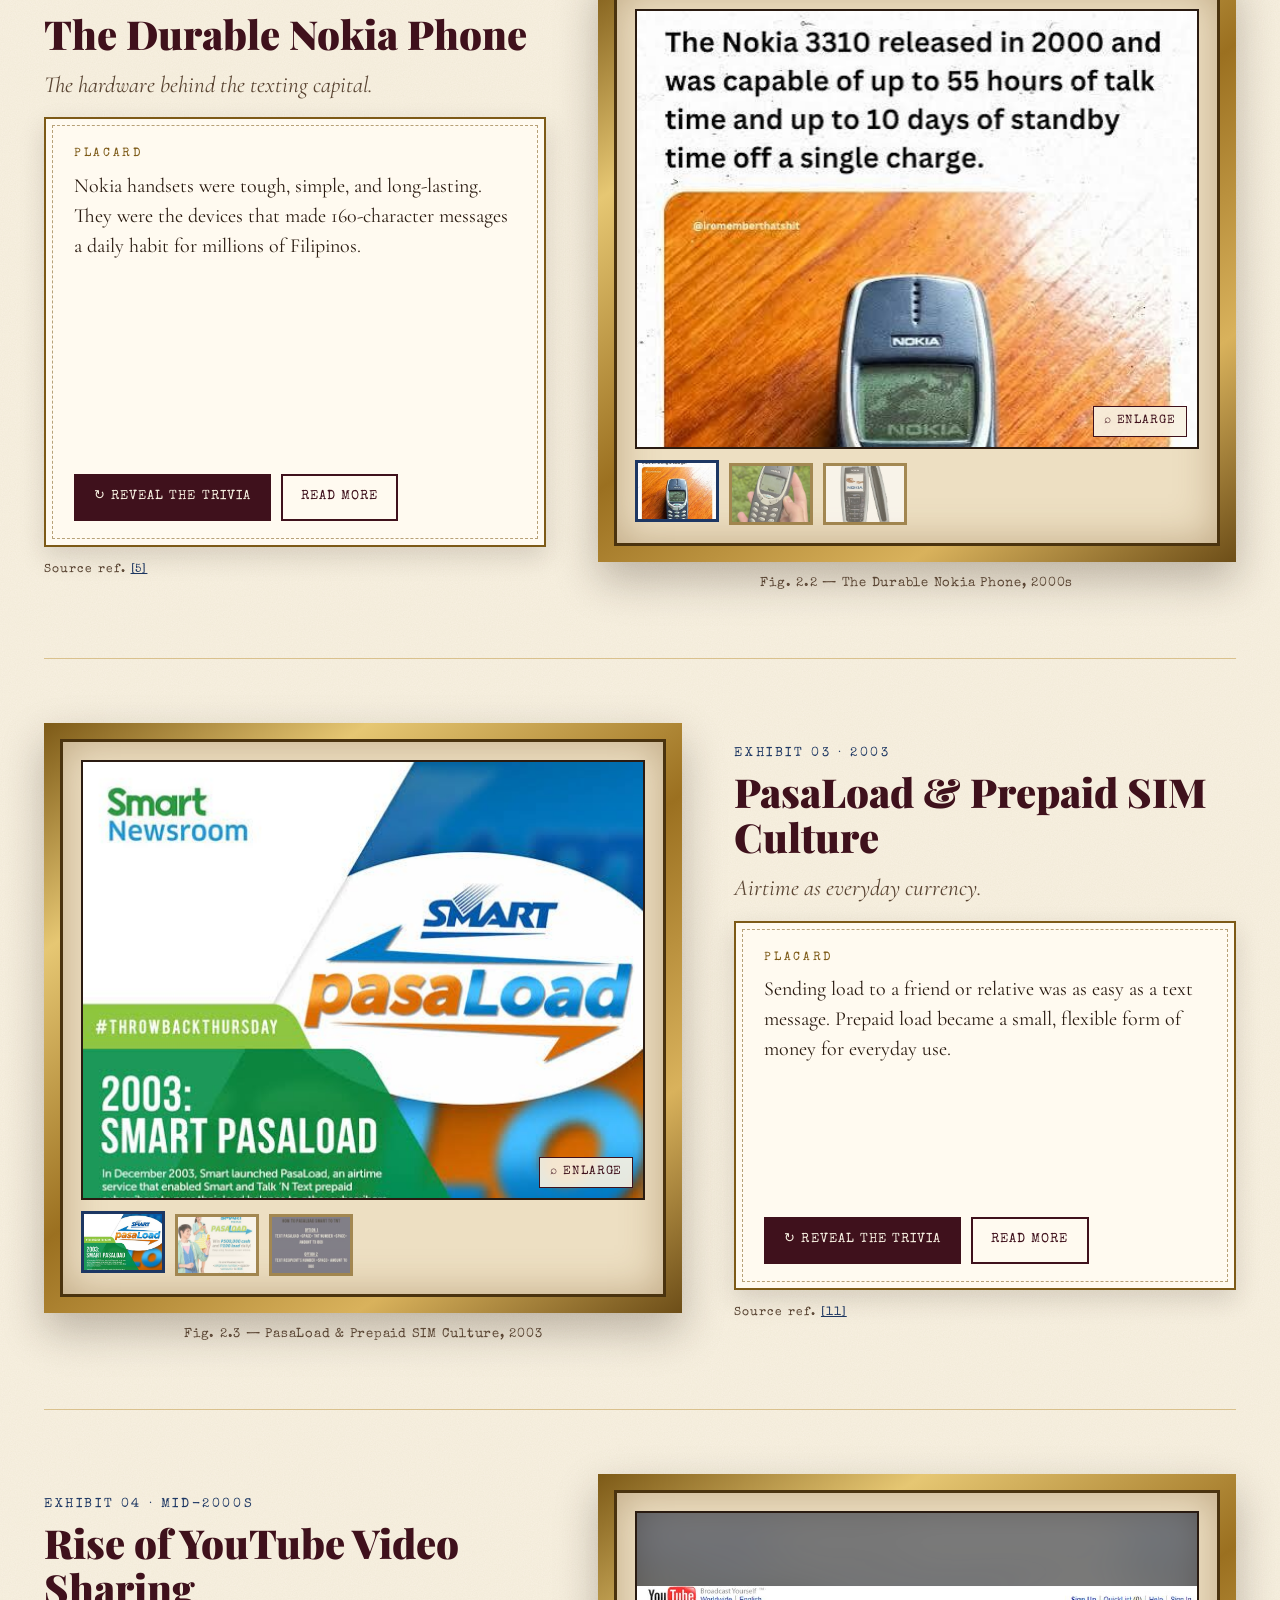
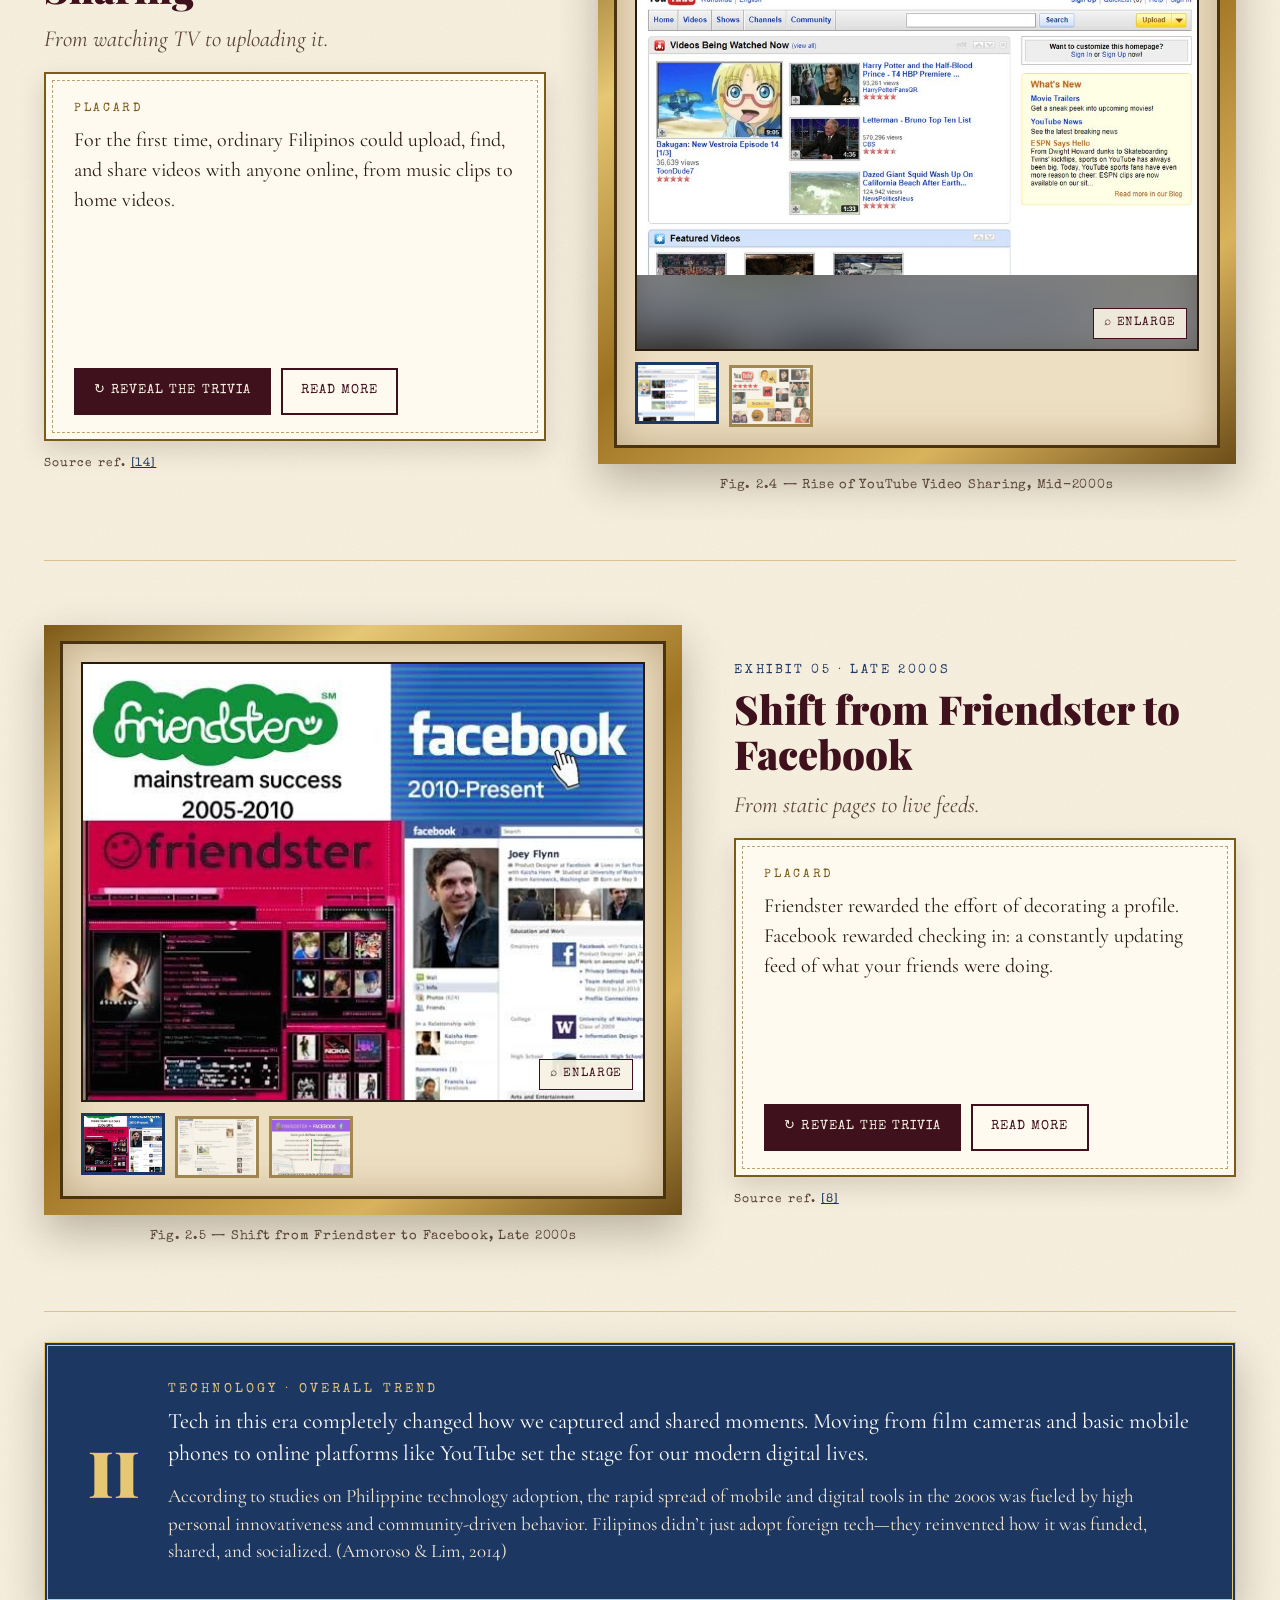
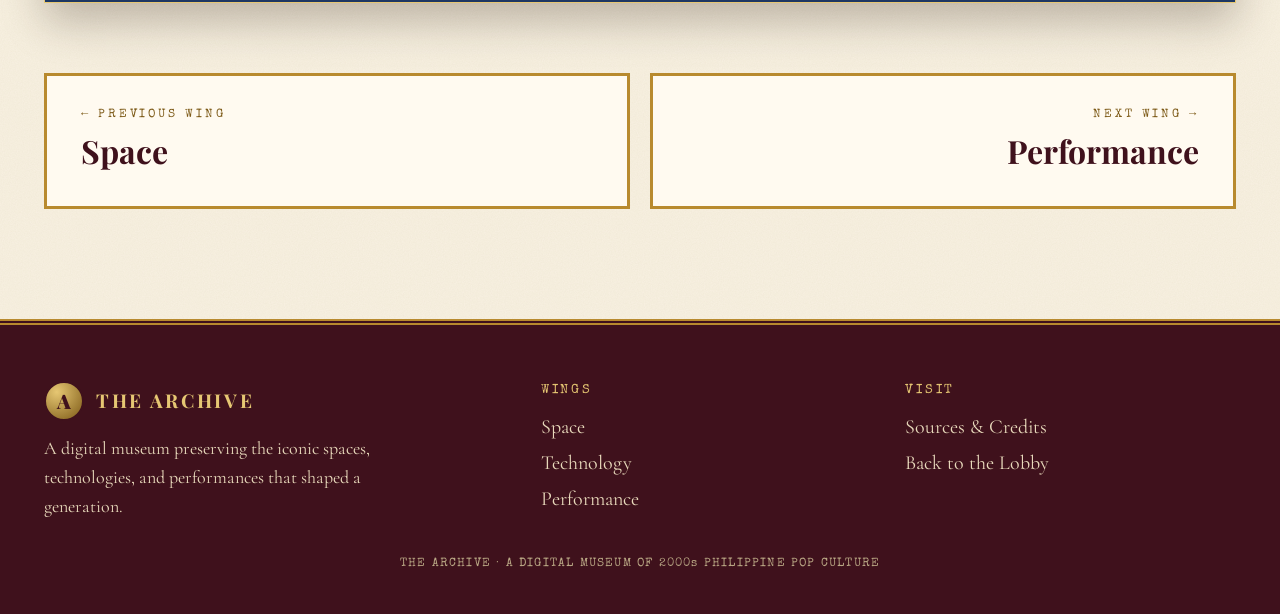
<file: technology.html>
<!DOCTYPE html>
<html lang="en">
<head>
<meta charset="utf-8">
<meta name="viewport" content="width=device-width, initial-scale=1">
<title>Technology Wing — The Archive</title>
<meta name="description" content="Discover the hardware and micro-economies that rewired how Filipinos communicated. From the indestructible Nokia phones that fueled the texting capital of the world and the “PasaLoad” revolution, to the pocket-sized digicams that captured our earliest digital memories.">
<link rel="preconnect" href="https://fonts.googleapis.com">
<link href="https://fonts.googleapis.com/css2?family=Playfair+Display:ital,wght@0,500;0,700;0,900;1,500&family=Cormorant+Garamond:ital,wght@0,400;0,500;0,600;0,700;1,400&family=Special+Elite&display=swap" rel="stylesheet">
<link rel="stylesheet" href="style.css">
<script>document.documentElement.classList.add('js')</script>
</head>
<body data-page="technology" style="--accent:#1d3763">
<div id="progress"></div>
<header class="site-head"><div class="wrap">
  <a class="brand" href="index.html" aria-label="The Archive, home"><span class="seal">A</span><span><b>The Archive</b><small>2000s Philippine Pop Culture</small></span></a>
  <button class="burger" aria-label="Menu" aria-expanded="false">&#9776;</button>
  <nav class="nav" aria-label="Main"><a data-n="home" href="index.html">Lobby</a><a data-n="space" href="space.html">Space</a><a data-n="technology" href="technology.html">Technology</a><a data-n="performance" href="performance.html">Performance</a><a data-n="sources" href="sources.html">Sources</a></nav>
</div></header>

<section class="wing-hero"><div class="num" aria-hidden="true">II</div><div class="wrap">
  <div>
    <div class="crumbs"><a href="index.html">Lobby</a> &rsaquo; Wing II &middot; Sector 2</div>
    <h1>Technology</h1>
    <p>Discover the hardware and micro-economies that rewired how Filipinos communicated. From the indestructible Nokia phones that fueled the texting capital of the world and the “PasaLoad” revolution, to the pocket-sized digicams that captured our earliest digital memories.</p>
  </div>
  <div class="rail" aria-label="Preview of exhibits"><a href="#digicam"><img src="digicam-1.jpg" alt="Compact Digicams"><span>Compact Digicams</span></a><a href="#nokia"><img src="nokia-2.jpg" alt="The Durable Nokia Phone"><span>The Durable Nokia Phone</span></a><a href="#pasaload"><img src="pasaload-1.jpg" alt="PasaLoad &amp; Prepaid SIM Culture"><span>PasaLoad &amp; Prepaid SIM Culture</span></a><a href="#yt"><img src="yt-1.jpg" alt="Rise of YouTube Video Sharing"><span>Rise of YouTube Video Sharing</span></a></div>
</div></section>
<div class="jump"><div class="wrap"><b>Jump to</b><a href="#digicam">Compact Digicams</a><a href="#nokia">The Durable Nokia Phone</a><a href="#pasaload">PasaLoad &amp; Prepaid SIM Culture</a><a href="#yt">Rise of YouTube Video Sharing</a><a href="#fb">Shift from Friendster to Facebook</a></div></div>
<main class="exhibits"><div class="wrap">

  <article class="ex reveal" id="digicam">
    <div class="ex-media">
      <div class="frame"><div class="mat">
        <div class="viewer" title="Click to enlarge"><img src="digicam-1.jpg" alt="Compact Digicams"><span class="zoom">&#8981; Enlarge</span></div>
        <div class="thumbs"><button class="thumb on" data-src="digicam-1.jpg" aria-label="Show photo 1 of 3"><img src="digicam-1.jpg" alt=""></button><button class="thumb" data-src="digicam-2.jpg" aria-label="Show photo 2 of 3"><img src="digicam-2.jpg" alt=""></button><button class="thumb" data-src="digicam-3.jpg" aria-label="Show photo 3 of 3"><img src="digicam-3.jpg" alt=""></button></div>
      </div></div>
      <div class="cap">Fig. 2.1 &mdash; Compact Digicams, 2000s</div>
    </div>
    <div class="ex-text">
      <div class="kicker">Exhibit 01 &middot; 2000s</div>
      <h3>Compact Digicams</h3>
      <p class="teaser">Memories, previewed instantly.</p>
      <div class="flipper">
        <div class="face front">
          <div class="lbl">Placard</div>
          <p>With a small screen on the back, you could see a photo the moment you took it. No more waiting for a roll to be developed or hoping the shot turned out.</p>
          <div class="btns"><button class="btn solid" data-flip>&#8635; Reveal the trivia</button><button class="btn" data-open="digicam">Read more</button></div>
        </div>
        <div class="face back" inert>
          <div class="lbl">Hidden trivia</div>
          <p>Pocket-sized point-and-shoot digital cameras replaced traditional film rolls, letting Filipinos capture, preview, and store everyday memories digitally.</p>
          <div class="echo"><b>Echoes today</b>The habit of capturing everything survives in the smartphone camera, and the compact-camera look has even returned as a nostalgic trend.</div>
          <div class="btns"><a class="btn solid" href="https://www.35mmc.com/22/03/2022/digital-nostalgia-5-early-digital-cameras-from-between-2001-and-2005-by-bob-janes/" target="_blank" rel="noopener noreferrer">Learn More &#8599;</a><button class="btn" data-open="digicam">Read more</button><button class="btn" data-flip>&#8634; Flip back</button></div>
        </div>
      </div>
      <div class="refchip">Source ref. <a href="sources.html#ref-2">[2]</a></div>
    </div>
  </article>
  <article class="ex reveal" id="nokia">
    <div class="ex-media">
      <div class="frame"><div class="mat">
        <div class="viewer" title="Click to enlarge"><img src="nokia-2.jpg" alt="The Durable Nokia Phone"><span class="zoom">&#8981; Enlarge</span></div>
        <div class="thumbs"><button class="thumb on" data-src="nokia-2.jpg" aria-label="Show photo 1 of 3"><img src="nokia-2.jpg" alt=""></button><button class="thumb" data-src="nokia-1.jpg" aria-label="Show photo 2 of 3"><img src="nokia-1.jpg" alt=""></button><button class="thumb" data-src="nokia-3.jpg" aria-label="Show photo 3 of 3"><img src="nokia-3.jpg" alt=""></button></div>
      </div></div>
      <div class="cap">Fig. 2.2 &mdash; The Durable Nokia Phone, 2000s</div>
    </div>
    <div class="ex-text">
      <div class="kicker">Exhibit 02 &middot; 2000s</div>
      <h3>The Durable Nokia Phone</h3>
      <p class="teaser">The hardware behind the texting capital.</p>
      <div class="flipper">
        <div class="face front">
          <div class="lbl">Placard</div>
          <p>Nokia handsets were tough, simple, and long-lasting. They were the devices that made 160-character messages a daily habit for millions of Filipinos.</p>
          <div class="btns"><button class="btn solid" data-flip>&#8635; Reveal the trivia</button><button class="btn" data-open="nokia">Read more</button></div>
        </div>
        <div class="face back" inert>
          <div class="lbl">Hidden trivia</div>
          <p>Highly durable Nokia phones dominated personal technology in the Philippines, becoming the essential hardware behind the nationwide texting phenomenon. The Nokia 3310, released in 2000, could manage up to 55 hours of talk time and 10 days of standby on a single charge.</p>
          <div class="echo"><b>Echoes today</b>Basic phones still serve as dependable backups, and Nokia nostalgia is a social media trend.</div>
          <div class="btns"><a class="btn solid" href="https://www.slashgear.com/1369622/what-happened-to-nokia-explained/" target="_blank" rel="noopener noreferrer">Learn More &#8599;</a><button class="btn" data-open="nokia">Read more</button><button class="btn" data-flip>&#8634; Flip back</button></div>
        </div>
      </div>
      <div class="refchip">Source ref. <a href="sources.html#ref-5">[5]</a></div>
    </div>
  </article>
  <article class="ex reveal" id="pasaload">
    <div class="ex-media">
      <div class="frame"><div class="mat">
        <div class="viewer" title="Click to enlarge"><img src="pasaload-1.jpg" alt="PasaLoad &amp; Prepaid SIM Culture"><span class="zoom">&#8981; Enlarge</span></div>
        <div class="thumbs"><button class="thumb on" data-src="pasaload-1.jpg" aria-label="Show photo 1 of 3"><img src="pasaload-1.jpg" alt=""></button><button class="thumb" data-src="pasaload-2.jpg" aria-label="Show photo 2 of 3"><img src="pasaload-2.jpg" alt=""></button><button class="thumb" data-src="pasaload-3.jpg" aria-label="Show photo 3 of 3"><img src="pasaload-3.jpg" alt=""></button></div>
      </div></div>
      <div class="cap">Fig. 2.3 &mdash; PasaLoad &amp; Prepaid SIM Culture, 2003</div>
    </div>
    <div class="ex-text">
      <div class="kicker">Exhibit 03 &middot; 2003</div>
      <h3>PasaLoad &amp; Prepaid SIM Culture</h3>
      <p class="teaser">Airtime as everyday currency.</p>
      <div class="flipper">
        <div class="face front">
          <div class="lbl">Placard</div>
          <p>Sending load to a friend or relative was as easy as a text message. Prepaid load became a small, flexible form of money for everyday use.</p>
          <div class="btns"><button class="btn solid" data-flip>&#8635; Reveal the trivia</button><button class="btn" data-open="pasaload">Read more</button></div>
        </div>
        <div class="face back" inert>
          <div class="lbl">Hidden trivia</div>
          <p>In December 2003, Smart launched PasaLoad, which let prepaid subscribers pass load balance to others on the same network, opening up peer-to-peer electronic loading.</p>
          <div class="echo"><b>Echoes today</b>Its logic lives on in today’s mobile wallets and instant peer-to-peer payments.</div>
          <div class="btns"><a class="btn solid" href="https://www.philstar.com/business/2003/12/29/233286/smart-launches-pasa-load" target="_blank" rel="noopener noreferrer">Learn More &#8599;</a><button class="btn" data-open="pasaload">Read more</button><button class="btn" data-flip>&#8634; Flip back</button></div>
        </div>
      </div>
      <div class="refchip">Source ref. <a href="sources.html#ref-11">[11]</a></div>
    </div>
  </article>
  <article class="ex reveal" id="yt">
    <div class="ex-media">
      <div class="frame"><div class="mat">
        <div class="viewer" title="Click to enlarge"><img src="yt-1.jpg" alt="Rise of YouTube Video Sharing"><span class="zoom">&#8981; Enlarge</span></div>
        <div class="thumbs"><button class="thumb on" data-src="yt-1.jpg" aria-label="Show photo 1 of 2"><img src="yt-1.jpg" alt=""></button><button class="thumb" data-src="yt-2.jpg" aria-label="Show photo 2 of 2"><img src="yt-2.jpg" alt=""></button></div>
      </div></div>
      <div class="cap">Fig. 2.4 &mdash; Rise of YouTube Video Sharing, Mid-2000s</div>
    </div>
    <div class="ex-text">
      <div class="kicker">Exhibit 04 &middot; Mid-2000s</div>
      <h3>Rise of YouTube Video Sharing</h3>
      <p class="teaser">From watching TV to uploading it.</p>
      <div class="flipper">
        <div class="face front">
          <div class="lbl">Placard</div>
          <p>For the first time, ordinary Filipinos could upload, find, and share videos with anyone online, from music clips to home videos.</p>
          <div class="btns"><button class="btn solid" data-flip>&#8635; Reveal the trivia</button><button class="btn" data-open="yt">Read more</button></div>
        </div>
        <div class="face back" inert>
          <div class="lbl">Hidden trivia</div>
          <p>The emergence of digital web video platforms turned media from passive TV broadcasting into interactive, user-generated video sharing and online content creation.</p>
          <div class="echo"><b>Echoes today</b>Online video is now a primary way people learn, laugh, and build careers.</div>
          <div class="btns"><a class="btn solid" href="https://www.researchgate.net/publication/366998525_Philippine_Digital_Cultures_Brokerage_Dynamics_on_YouTube" target="_blank" rel="noopener noreferrer">Learn More &#8599;</a><button class="btn" data-open="yt">Read more</button><button class="btn" data-flip>&#8634; Flip back</button></div>
        </div>
      </div>
      <div class="refchip">Source ref. <a href="sources.html#ref-14">[14]</a></div>
    </div>
  </article>
  <article class="ex reveal" id="fb">
    <div class="ex-media">
      <div class="frame"><div class="mat">
        <div class="viewer" title="Click to enlarge"><img src="fb-1.jpg" alt="Shift from Friendster to Facebook"><span class="zoom">&#8981; Enlarge</span></div>
        <div class="thumbs"><button class="thumb on" data-src="fb-1.jpg" aria-label="Show photo 1 of 3"><img src="fb-1.jpg" alt=""></button><button class="thumb" data-src="fb-2.jpg" aria-label="Show photo 2 of 3"><img src="fb-2.jpg" alt=""></button><button class="thumb" data-src="fb-3.jpg" aria-label="Show photo 3 of 3"><img src="fb-3.jpg" alt=""></button></div>
      </div></div>
      <div class="cap">Fig. 2.5 &mdash; Shift from Friendster to Facebook, Late 2000s</div>
    </div>
    <div class="ex-text">
      <div class="kicker">Exhibit 05 &middot; Late 2000s</div>
      <h3>Shift from Friendster to Facebook</h3>
      <p class="teaser">From static pages to live feeds.</p>
      <div class="flipper">
        <div class="face front">
          <div class="lbl">Placard</div>
          <p>Friendster rewarded the effort of decorating a profile. Facebook rewarded checking in: a constantly updating feed of what your friends were doing.</p>
          <div class="btns"><button class="btn solid" data-flip>&#8635; Reveal the trivia</button><button class="btn" data-open="fb">Read more</button></div>
        </div>
        <div class="face back" inert>
          <div class="lbl">Hidden trivia</div>
          <p>The evolution of social networking platforms shifted online habits from customizing static Friendster profiles to engaging in real-time Facebook feeds.</p>
          <div class="echo"><b>Echoes today</b>The always-on feed is the foundation of present-day social media.</div>
          <div class="btns"><a class="btn solid" href="https://www.gmanetwork.com/news/scitech/content/176875/from-friendster-to-facebook-and-beyond/story/" target="_blank" rel="noopener noreferrer">Learn More &#8599;</a><button class="btn" data-open="fb">Read more</button><button class="btn" data-flip>&#8634; Flip back</button></div>
        </div>
      </div>
      <div class="refchip">Source ref. <a href="sources.html#ref-8">[8]</a></div>
    </div>
  </article>
  <aside class="trend reveal"><div class="big">II</div><div><h4>Technology &middot; Overall Trend</h4><p>Tech in this era completely changed how we captured and shared moments. Moving from film cameras and basic mobile phones to online platforms like YouTube set the stage for our modern digital lives.</p><p style="margin-top:12px;font-size:19px;color:#f1e6d0">According to studies on Philippine technology adoption, the rapid spread of mobile and digital tools in the 2000s was fueled by high personal innovativeness and community-driven behavior. Filipinos didn’t just adopt foreign tech—they reinvented how it was funded, shared, and socialized. (Amoroso &amp; Lim, 2014)</p></div></aside>
  <nav class="nextwing" aria-label="Continue"><a href="space.html"><small>&larr; Previous wing</small><b>Space</b></a><a class="r" href="performance.html"><small>Next wing &rarr;</small><b>Performance</b></a></nav>
</div></main>
<script>window.EX={"digicam": {"title": "Compact Digicams", "year": "2000s", "wing": "Technology Wing", "color": "#1d3763", "imgs": ["digicam-1.jpg", "digicam-2.jpg", "digicam-3.jpg"], "story": ["With a small screen on the back, you could see a photo the moment you took it. No more waiting for a roll to be developed or hoping the shot turned out.", "Digicams made casual, everyday photography normal: parties, school events, and mirror selfies."], "trivia": "Pocket-sized point-and-shoot digital cameras replaced traditional film rolls, letting Filipinos capture, preview, and store everyday memories digitally.", "now": "The habit of capturing everything survives in the smartphone camera, and the compact-camera look has even returned as a nostalgic trend.", "link": "https://www.35mmc.com/22/03/2022/digital-nostalgia-5-early-digital-cameras-from-between-2001-and-2005-by-bob-janes/"}, "nokia": {"title": "The Durable Nokia Phone", "year": "2000s", "wing": "Technology Wing", "color": "#1d3763", "imgs": ["nokia-2.jpg", "nokia-1.jpg", "nokia-3.jpg"], "story": ["Nokia handsets were tough, simple, and long-lasting. They were the devices that made 160-character messages a daily habit for millions of Filipinos.", "Their reliability made them the default phone to own, hand down, or drop without worry."], "trivia": "Highly durable Nokia phones dominated personal technology in the Philippines, becoming the essential hardware behind the nationwide texting phenomenon. The Nokia 3310, released in 2000, could manage up to 55 hours of talk time and 10 days of standby on a single charge.", "now": "Basic phones still serve as dependable backups, and Nokia nostalgia is a social media trend.", "link": "https://www.slashgear.com/1369622/what-happened-to-nokia-explained/"}, "pasaload": {"title": "PasaLoad & Prepaid SIM Culture", "year": "2003", "wing": "Technology Wing", "color": "#1d3763", "imgs": ["pasaload-1.jpg", "pasaload-2.jpg", "pasaload-3.jpg"], "story": ["Sending load to a friend or relative was as easy as a text message. Prepaid load became a small, flexible form of money for everyday use.", "Following the success of small-denomination “tingi” load, PasaLoad offered the lowest prepaid load transfer of its time."], "trivia": "In December 2003, Smart launched PasaLoad, which let prepaid subscribers pass load balance to others on the same network, opening up peer-to-peer electronic loading.", "now": "Its logic lives on in today’s mobile wallets and instant peer-to-peer payments.", "link": "https://www.philstar.com/business/2003/12/29/233286/smart-launches-pasa-load"}, "yt": {"title": "Rise of YouTube Video Sharing", "year": "Mid-2000s", "wing": "Technology Wing", "color": "#1d3763", "imgs": ["yt-1.jpg", "yt-2.jpg"], "story": ["For the first time, ordinary Filipinos could upload, find, and share videos with anyone online, from music clips to home videos.", "This shift planted the seeds of today’s creator economy."], "trivia": "The emergence of digital web video platforms turned media from passive TV broadcasting into interactive, user-generated video sharing and online content creation.", "now": "Online video is now a primary way people learn, laugh, and build careers.", "link": "https://www.researchgate.net/publication/366998525_Philippine_Digital_Cultures_Brokerage_Dynamics_on_YouTube"}, "fb": {"title": "Shift from Friendster to Facebook", "year": "Late 2000s", "wing": "Technology Wing", "color": "#1d3763", "imgs": ["fb-1.jpg", "fb-2.jpg", "fb-3.jpg"], "story": ["Friendster rewarded the effort of decorating a profile. Facebook rewarded checking in: a constantly updating feed of what your friends were doing.", "Online socializing became continuous rather than occasional."], "trivia": "The evolution of social networking platforms shifted online habits from customizing static Friendster profiles to engaging in real-time Facebook feeds.", "now": "The always-on feed is the foundation of present-day social media.", "link": "https://www.gmanetwork.com/news/scitech/content/176875/from-friendster-to-facebook-and-beyond/story/"}};</script>

<footer class="site-foot"><div class="wrap">
  <div><a class="brand" href="index.html"><span class="seal">A</span><span><b>The Archive</b></span></a>
  <p>A digital museum preserving the iconic spaces, technologies, and performances that shaped a generation.</p></div>
  <div><h4>Wings</h4><ul><li><a href="space.html">Space</a></li><li><a href="technology.html">Technology</a></li><li><a href="performance.html">Performance</a></li></ul></div>
  <div><h4>Visit</h4><ul><li><a href="sources.html">Sources &amp; Credits</a></li><li><a href="index.html">Back to the Lobby</a></li></ul></div>
</div>
<div class="copy">THE ARCHIVE &middot; A DIGITAL MUSEUM OF 2000s PHILIPPINE POP CULTURE</div></footer>
<button class="totop" id="totop" aria-label="Back to top">&uarr;</button>
<div class="overlay" id="overlay" role="dialog" aria-modal="true"><div class="modal" id="modal"></div></div>
<script src="app.js"></script>
</body>
</html>
</file>
<file: style.css>
/* ============ THE ARCHIVE — shared styles ============ */
:root{
  --ivory:#f8f1e2; --parch:#eddfc2; --ink:#2a1b11; --ink2:#5a4533;
  --wine:#3f111c; --wine2:#6b1d2c; --brass:#b88a2e; --brass-lt:#e6c773; --brass-dk:#7d5a17;
  --teal:#1f5b58; --navy:#1d3763; --crim:#9a2433;
  --accent:var(--wine2);
  --serif:'Playfair Display',Georgia,'Times New Roman',serif;
  --body:'Cormorant Garamond',Georgia,serif;
  --type:'Special Elite','Courier New',monospace;
  --shadow:0 18px 40px rgba(42,27,17,.28);
}
*{box-sizing:border-box;margin:0;padding:0}
html{scroll-behavior:smooth;scroll-padding-top:84px}
body{
  background:var(--ivory); color:var(--ink); font-family:var(--body); font-size:20px; line-height:1.6;
  background-image:url("data:image/svg+xml;utf8,<svg xmlns='http://www.w3.org/2000/svg' width='180' height='180'><filter id='n'><feTurbulence type='fractalNoise' baseFrequency='.85' numOctaves='2' stitchTiles='stitch'/><feColorMatrix values='0 0 0 0 .45  0 0 0 0 .32  0 0 0 0 .15  0 0 0 .09 0'/></filter><rect width='100%' height='100%' filter='url(%23n)'/></svg>");
  overflow-x:hidden;
}
img{max-width:100%}
a{color:inherit}
button{font:inherit;color:inherit;cursor:pointer}
:focus-visible{outline:3px solid var(--brass);outline-offset:3px}
.wrap{max-width:1240px;margin:0 auto;padding:0 24px}
.sr{position:absolute;left:-9999px}

/* scroll progress */
#progress{position:fixed;top:0;left:0;height:4px;width:0;background:linear-gradient(90deg,var(--brass),var(--brass-lt));z-index:90}

/* ---------- HEADER ---------- */
.site-head{position:sticky;top:0;z-index:80;background:rgba(248,241,226,.94);backdrop-filter:blur(8px);border-bottom:2px solid var(--brass)}
.site-head .wrap{display:flex;align-items:center;justify-content:space-between;gap:16px;height:68px}
.brand{display:flex;align-items:center;gap:12px;text-decoration:none}
.brand .seal{width:40px;height:40px;border-radius:50%;background:radial-gradient(circle at 30% 25%,var(--brass-lt),var(--brass-dk));color:var(--wine);display:grid;place-items:center;font-family:var(--serif);font-weight:900;font-size:20px;border:2px solid var(--wine)}
.brand b{font-family:var(--serif);font-size:19px;letter-spacing:.14em;text-transform:uppercase;color:var(--wine)}
.brand small{display:block;font-family:var(--type);font-size:10.5px;letter-spacing:.18em;color:var(--brass-dk);text-transform:uppercase;line-height:1.1}
.nav{display:flex;gap:2px}
.nav a{font-family:var(--type);font-size:13.5px;letter-spacing:.06em;text-decoration:none;padding:9px 14px;color:var(--ink2);border-bottom:3px solid transparent;transition:.2s}
.nav a:hover{color:var(--wine);background:rgba(184,138,46,.12)}
body[data-page="home"] .nav a[data-n="home"],
body[data-page="space"] .nav a[data-n="space"],
body[data-page="technology"] .nav a[data-n="technology"],
body[data-page="performance"] .nav a[data-n="performance"],
body[data-page="gallery"] .nav a[data-n="gallery"],
body[data-page="sources"] .nav a[data-n="sources"]{color:var(--wine);border-bottom-color:var(--brass);background:rgba(184,138,46,.14)}
.burger{display:none;width:44px;height:44px;border:2px solid var(--wine);background:transparent;font-size:22px;color:var(--wine)}

/* ---------- BUTTONS ---------- */
.btn{display:inline-flex;align-items:center;gap:8px;font-family:var(--type);font-size:13px;letter-spacing:.08em;text-transform:uppercase;text-decoration:none;padding:11px 18px;border:2px solid var(--wine);color:var(--wine);background:transparent;transition:.25s}
.btn:hover{background:var(--wine);color:var(--ivory)}
.btn.solid{background:var(--wine);color:var(--ivory)}
.btn.solid:hover{background:var(--wine2)}
.btn.gold{background:linear-gradient(180deg,var(--brass-lt),var(--brass));border-color:var(--brass-dk);color:var(--wine)}
.btn.gold:hover{filter:brightness(1.07);color:var(--wine)}
.btn.light{border-color:var(--brass-lt);color:var(--brass-lt)}
.btn.light:hover{background:var(--brass-lt);color:var(--wine)}
.cta{font-family:var(--serif);font-weight:700;font-size:20px;letter-spacing:.14em;padding:20px 46px;box-shadow:0 0 0 6px rgba(230,199,115,.28),0 16px 34px rgba(0,0,0,.45)}
.cta:hover{transform:translateY(-3px);box-shadow:0 0 0 9px rgba(230,199,115,.32),0 22px 44px rgba(0,0,0,.5)}

/* ---------- HERO (home) ---------- */
.hero{position:relative;background:var(--wine);color:var(--ivory);overflow:hidden;padding:84px 0 110px}
.hero::before{content:"";position:absolute;inset:0;
  background:
   radial-gradient(ellipse at 20% 0%,rgba(255,214,130,.30),transparent 55%),
   radial-gradient(ellipse at 90% 100%,rgba(184,138,46,.22),transparent 50%),
   repeating-linear-gradient(60deg,rgba(255,255,255,.025) 0 2px,transparent 2px 22px),
   repeating-linear-gradient(-60deg,rgba(255,255,255,.025) 0 2px,transparent 2px 22px)}
.hero .wrap{position:relative;display:grid;grid-template-columns:1.05fr .95fr;gap:50px;align-items:center}
.plaque{display:inline-block;font-family:var(--type);font-size:12.5px;letter-spacing:.3em;text-transform:uppercase;color:var(--brass-lt);border-top:1px solid var(--brass);border-bottom:1px solid var(--brass);padding:7px 20px;margin-bottom:26px}
.hero h1{font-family:var(--serif);font-weight:900;font-size:clamp(36px,5vw,66px);line-height:1.08;text-shadow:0 3px 18px rgba(0,0,0,.5)}
.hero h1 em{display:block;font-style:italic;font-weight:500;color:var(--brass-lt);font-size:.6em;margin-top:12px;line-height:1.2}
.hero .orn{color:var(--brass);letter-spacing:.6em;margin:20px 0 16px;font-size:16px}
.hero p.lead{font-size:clamp(19px,1.9vw,22.5px);color:#ecdfc6;max-width:600px;margin-bottom:34px}
.curator{margin-top:42px;max-width:600px;background:var(--ivory);color:var(--ink);padding:20px 26px;border:1px solid var(--brass);position:relative;box-shadow:0 14px 30px rgba(0,0,0,.4);transform:rotate(-.7deg)}
.curator::before{content:"";position:absolute;inset:6px;border:1px dashed rgba(107,29,44,.4);pointer-events:none}
.curator b{font-family:var(--type);color:var(--wine2);letter-spacing:.1em;text-transform:uppercase;font-size:13.5px;display:block;margin-bottom:3px}
.curator p{font-size:19px;line-height:1.45}

/* polaroid collage */
.collage{position:relative;height:560px}
.pol{position:absolute;background:#fffdf7;padding:10px 10px 12px;box-shadow:0 16px 34px rgba(0,0,0,.5);transition:transform .35s,z-index 0s;text-decoration:none;color:var(--ink);display:block}
.pol img{display:block;width:100%;height:auto;object-fit:cover}
.pol span{display:block;font-family:var(--type);font-size:12px;letter-spacing:.06em;text-align:center;margin-top:8px;color:#4a3828}
.pol:hover{transform:rotate(0deg) scale(1.07)!important;z-index:10}
.pol.p1{left:0;top:30px;width:56%;transform:rotate(-5deg)}
.pol.p2{right:2%;top:0;width:36%;transform:rotate(4deg)}
.pol.p3{left:6%;bottom:0;width:34%;transform:rotate(3deg)}
.pol.p4{left:45%;top:250px;width:28%;transform:rotate(-2deg);z-index:2}
.pol.p5{right:0;bottom:6px;width:40%;transform:rotate(-4deg)}
.pol.p1 img{aspect-ratio:3/2}.pol.p2 img{aspect-ratio:3/4}.pol.p3 img{aspect-ratio:1/1}.pol.p4 img{aspect-ratio:3/4}.pol.p5 img{aspect-ratio:3/2}

/* ticker */
.ticker{background:var(--brass);color:var(--wine);border-top:3px double var(--wine);border-bottom:3px double var(--wine);overflow:hidden;white-space:nowrap;font-family:var(--type);letter-spacing:.14em;font-size:14px;text-transform:uppercase}
.ticker div{display:inline-block;padding:10px 0;animation:tick 55s linear infinite}
.ticker span{margin:0 22px}
@keyframes tick{to{transform:translateX(-50%)}}

/* ---------- SECTIONS ---------- */
section.band{padding:90px 0}
section.band.alt{background:var(--parch);border-top:1px solid rgba(184,138,46,.5);border-bottom:1px solid rgba(184,138,46,.5)}
.eyebrow{font-family:var(--type);color:var(--brass-dk);letter-spacing:.32em;font-size:13px;text-transform:uppercase}
.sec-title{font-family:var(--serif);font-weight:900;color:var(--wine);font-size:clamp(32px,4.4vw,52px);line-height:1.1;margin:8px 0 14px}
.sec-lede{max-width:760px;font-size:22px;color:var(--ink2)}
.center{text-align:center}.center .sec-lede{margin-left:auto;margin-right:auto}
.rule{width:150px;height:4px;margin:18px 0 0;border-top:1px solid var(--brass);border-bottom:1px solid var(--brass)}
.center .rule{margin-left:auto;margin-right:auto}

/* doorways */
.doors{display:grid;grid-template-columns:repeat(3,1fr);gap:34px;margin-top:56px}
.door{text-decoration:none;display:block;text-align:center;transition:transform .35s}
.door:hover{transform:translateY(-8px)}
.arch{position:relative;border-radius:999px 999px 6px 6px;overflow:hidden;aspect-ratio:3/4;border:10px solid var(--brass);outline:3px solid var(--wine);outline-offset:-1px;box-shadow:var(--shadow);background:var(--wine)}
.arch img{width:100%;height:100%;object-fit:cover;display:block;transition:transform .6s}
.door:hover .arch img{transform:scale(1.07)}
.arch::after{content:"";position:absolute;inset:0;background:linear-gradient(180deg,transparent 55%,rgba(0,0,0,.55))}
.door .n{font-family:var(--type);letter-spacing:.3em;font-size:12.5px;color:var(--brass-dk);margin-top:20px}
.door h3{font-family:var(--serif);font-size:32px;color:var(--wine);margin:2px 0 8px}
.door p{font-size:18.5px;color:var(--ink2);max-width:340px;margin:0 auto 14px}
.door .go{font-family:var(--type);font-size:13px;letter-spacing:.1em;text-transform:uppercase;color:var(--wine);border-bottom:2px solid var(--brass);padding-bottom:2px}

/* timeline */
.timeline{display:grid;grid-template-columns:repeat(6,1fr);gap:0;margin-top:56px;position:relative}
.timeline::before{content:"";position:absolute;left:0;right:0;top:92px;height:4px;background:linear-gradient(90deg,var(--brass),var(--wine2),var(--brass))}
.tl{text-decoration:none;text-align:center;padding:0 10px;position:relative}
.tl .yr{font-family:var(--serif);font-weight:900;font-size:34px;color:var(--wine)}
.tl .dot{width:18px;height:18px;border-radius:50%;background:var(--ivory);border:4px solid var(--wine2);margin:8px auto 18px;position:relative;z-index:1}
.tl .ph{width:100%;aspect-ratio:1/1;overflow:hidden;border:6px solid #fffdf7;box-shadow:0 10px 22px rgba(42,27,17,.3);transition:transform .3s}
.tl:hover .ph{transform:rotate(-2deg) scale(1.05)}
.tl .ph img{width:100%;height:100%;object-fit:cover;object-position:center 30%;display:block}
.tl h4{font-family:var(--serif);font-size:17px;line-height:1.25;color:var(--ink);margin-top:12px}
.tl small{font-family:var(--type);font-size:11.5px;letter-spacing:.14em;text-transform:uppercase;color:var(--brass-dk)}

/* feature strip */
.feature{display:grid;grid-template-columns:1fr 1fr;gap:0;background:var(--wine);color:var(--ivory);border:4px solid var(--brass);box-shadow:var(--shadow)}
.feature .txt{padding:48px 46px}
.feature .txt .sec-title{color:var(--brass-lt)}
.feature .txt p{color:#ecdfc6;margin-bottom:22px;font-size:21px}
.feature .pics{position:relative;min-height:380px;background:#2a0b13}
.feature .pics img{position:absolute;width:62%;border:8px solid #fffdf7;box-shadow:0 14px 30px rgba(0,0,0,.5);background:#fff}
.feature .pics img:nth-child(1){left:6%;top:8%;transform:rotate(-4deg)}
.feature .pics img:nth-child(2){right:5%;bottom:8%;transform:rotate(3deg)}

/* ---------- WING PAGES ---------- */
.wing-hero{position:relative;color:var(--ivory);background:var(--accent);overflow:hidden;padding:70px 0 80px}
.wing-hero::before{content:"";position:absolute;inset:0;background:
  radial-gradient(ellipse at 15% 0%,rgba(255,255,255,.18),transparent 55%),
  radial-gradient(ellipse at 100% 100%,rgba(0,0,0,.35),transparent 55%),
  repeating-linear-gradient(60deg,rgba(255,255,255,.03) 0 2px,transparent 2px 22px)}
.wing-hero .wrap{position:relative;display:grid;grid-template-columns:1.1fr .9fr;gap:46px;align-items:center}
.wing-hero .num{position:absolute;right:-10px;top:-40px;font-family:var(--serif);font-weight:900;font-size:300px;line-height:1;color:rgba(255,255,255,.07);pointer-events:none}
.crumbs{font-family:var(--type);font-size:12.5px;letter-spacing:.2em;text-transform:uppercase;color:var(--brass-lt);margin-bottom:12px}
.crumbs a{text-decoration:none;border-bottom:1px solid transparent}.crumbs a:hover{border-color:var(--brass-lt)}
.wing-hero h1{font-family:var(--serif);font-weight:900;font-size:clamp(46px,7vw,92px);line-height:1;margin-bottom:18px}
.wing-hero p{font-size:clamp(19px,1.9vw,23px);color:#f1e6d0;max-width:620px}
.rail{display:grid;grid-template-columns:repeat(2,1fr);gap:16px;align-items:start}
.rail a{display:block;background:#fffdf7;padding:8px 8px 10px;box-shadow:0 14px 28px rgba(0,0,0,.4);text-decoration:none;color:var(--ink);transition:.3s}
.rail a:nth-child(1){transform:rotate(-3deg)}.rail a:nth-child(2){transform:rotate(2.5deg) translateY(14px)}
.rail a:nth-child(3){transform:rotate(2deg)}.rail a:nth-child(4){transform:rotate(-2.5deg) translateY(14px)}
.rail a:hover{transform:rotate(0) scale(1.06);z-index:3}
.rail img{display:block;width:100%;aspect-ratio:4/3;object-fit:cover}
.rail span{white-space:nowrap;overflow:hidden;text-overflow:ellipsis;display:block;font-family:var(--type);font-size:11.5px;text-align:center;margin-top:6px;letter-spacing:.04em}

.jump{position:sticky;top:68px;z-index:60;background:var(--ivory);border-bottom:1px solid rgba(184,138,46,.6);box-shadow:0 6px 14px rgba(42,27,17,.08)}
.jump .wrap{display:flex;gap:8px;align-items:center;overflow-x:auto;padding-top:10px;padding-bottom:10px;scrollbar-width:thin}
.jump b{font-family:var(--type);font-size:12px;letter-spacing:.2em;color:var(--brass-dk);text-transform:uppercase;white-space:nowrap;margin-right:6px}
.jump a{white-space:nowrap;font-family:var(--type);font-size:12.5px;text-decoration:none;padding:6px 12px;border:1px solid var(--brass);color:var(--ink2);transition:.2s}
.jump a:hover,.jump a.on{background:var(--accent);border-color:var(--accent);color:#fff}

.exhibits{padding:30px 0 20px}
.ex{display:grid;grid-template-columns:1.12fr .88fr;gap:52px;align-items:center;padding:64px 0;border-bottom:1px solid rgba(184,138,46,.45)}
.ex:last-child{border-bottom:0}
.ex:nth-child(even){grid-template-columns:.88fr 1.12fr}
.ex:nth-child(even) .ex-media{order:2}

.frame{padding:16px;background:linear-gradient(145deg,#7d5a17,#e6c773 22%,#9b7020 50%,#d9b25c 78%,#6d4e18);box-shadow:var(--shadow)}
.mat{background:var(--parch);padding:18px;border:3px solid #4a330f;box-shadow:inset 0 0 40px rgba(110,70,20,.35)}
.viewer{position:relative;background:#1c110a;border:2px solid var(--ink);height:clamp(280px,38vw,440px);display:grid;place-items:center;overflow:hidden;cursor:zoom-in;isolation:isolate}
.viewer::before{content:"";position:absolute;inset:-30px;background:var(--bg) center/cover no-repeat;filter:blur(26px) brightness(.5) saturate(1.2);z-index:-1}
.viewer img{width:100%;height:100%;max-width:none;object-fit:contain;display:block;transition:opacity .25s}
.viewer.fade img{opacity:0}
.viewer .zoom{position:absolute;right:10px;bottom:10px;background:rgba(248,241,226,.92);border:1px solid var(--wine);font-family:var(--type);font-size:11.5px;letter-spacing:.08em;padding:5px 10px;text-transform:uppercase;color:var(--wine)}
.thumbs{display:flex;gap:10px;margin-top:14px;flex-wrap:wrap}
.thumb{width:84px;height:62px;padding:0;border:3px solid var(--brass-dk);background:#1c110a;opacity:.65;transition:.2s;overflow:hidden}
.thumb img{width:100%;height:100%;object-fit:cover;display:block}
.thumb:hover,.thumb.on{opacity:1;border-color:var(--accent);transform:translateY(-3px)}
.cap{font-family:var(--type);font-size:12.5px;color:var(--ink2);letter-spacing:.06em;margin-top:12px;text-align:center}

.kicker{font-family:var(--type);font-size:13px;letter-spacing:.2em;text-transform:uppercase;color:var(--accent)}
.ex h3{font-family:var(--serif);font-weight:900;font-size:clamp(28px,3.2vw,40px);line-height:1.12;color:var(--wine);margin:6px 0 10px}
.ex .teaser{font-style:italic;font-size:23px;color:var(--ink2);margin-bottom:14px}

.flipper{display:grid;perspective:1400px;margin-top:6px}
.face{display:flex;flex-direction:column;grid-area:1/1;backface-visibility:hidden;-webkit-backface-visibility:hidden;transition:transform .8s cubic-bezier(.2,.8,.2,1),visibility 0s .4s;padding:26px 28px 24px;border:2px solid var(--brass-dk);position:relative}
.face::before{content:"";position:absolute;inset:6px;border:1px dashed rgba(125,90,23,.55);pointer-events:none}
.face.front{background:#fffaf0;box-shadow:0 10px 24px rgba(42,27,17,.15)}
.face.back{background:var(--accent);color:#fff;transform:rotateY(180deg);visibility:hidden}
.flipped .face.front{transform:rotateY(-180deg);visibility:hidden}
.flipped .face.back{transform:rotateY(0);visibility:visible}
.face p{font-size:20px;line-height:1.5}
.face .lbl{font-family:var(--type);font-size:12px;letter-spacing:.22em;text-transform:uppercase;margin-bottom:6px;color:var(--brass-dk)}
.face.back .lbl{color:var(--brass-lt)}
.face.back h4{font-family:var(--serif);font-size:23px;margin-bottom:8px;color:var(--brass-lt)}
.face.back .echo{margin-top:12px;padding-top:12px;border-top:1px dashed rgba(255,255,255,.4);font-size:18.5px;color:#f1e6d0}
.face.back .echo b{font-family:var(--type);font-size:12px;letter-spacing:.16em;text-transform:uppercase;color:var(--brass-lt);display:block;font-weight:400}
.btns{display:flex;gap:10px;flex-wrap:wrap;margin-top:auto;padding-top:20px}
.face.back .btn{border-color:#fff;color:#fff}.face.back .btn:hover{background:#fff;color:var(--accent)}
.face.back .btn.solid{background:#fff;color:var(--accent)}
.refchip{font-family:var(--type);font-size:12px;letter-spacing:.08em;color:var(--ink2);margin-top:14px}
.refchip a{color:var(--accent);margin-right:8px}

.trend{margin:30px 0 70px;display:grid;grid-template-columns:auto 1fr;gap:28px;align-items:center;background:var(--accent);color:#fff;padding:34px 40px;border:4px double var(--brass-lt);box-shadow:var(--shadow)}
.trend .big{font-family:var(--serif);font-weight:900;font-size:64px;color:var(--brass-lt);line-height:1}
.trend h4{font-family:var(--type);font-weight:400;font-size:13px;letter-spacing:.24em;text-transform:uppercase;color:var(--brass-lt);margin-bottom:6px}
.trend p{font-size:22px;line-height:1.45}

.nextwing{display:grid;grid-template-columns:1fr 1fr;gap:20px;margin:0 0 90px}
.nextwing a{display:flex;flex-direction:column;justify-content:center;padding:30px 34px;border:3px solid var(--brass);text-decoration:none;background:#fffaf0;transition:.3s;min-height:130px}
.nextwing a:hover{background:var(--wine);color:var(--ivory);transform:translateY(-4px)}
.nextwing small{font-family:var(--type);font-size:12px;letter-spacing:.24em;text-transform:uppercase;color:var(--brass-dk)}
.nextwing a:hover small{color:var(--brass-lt)}
.nextwing b{font-family:var(--serif);font-size:32px;color:var(--wine)}
.nextwing a:hover b{color:var(--ivory)}
.nextwing a.r{text-align:right}

/* ---------- GALLERY PAGE ---------- */
.page-hero{background:var(--wine);color:var(--ivory);padding:64px 0 70px;position:relative;overflow:hidden}
.page-hero::before{content:"";position:absolute;inset:0;background:radial-gradient(ellipse at 20% 0%,rgba(255,214,130,.25),transparent 55%),repeating-linear-gradient(60deg,rgba(255,255,255,.03) 0 2px,transparent 2px 22px)}
.page-hero .wrap{position:relative}
.page-hero h1{font-family:var(--serif);font-weight:900;font-size:clamp(38px,6vw,76px);line-height:1.05;margin:6px 0 14px}
.page-hero p{max-width:720px;font-size:22px;color:#ecdfc6}
.plate{margin:70px 0}
.plate .frame{padding:22px}
.plate .mat{padding:26px}
.plate .shot{position:relative;border:2px solid var(--ink);background:#fff;cursor:zoom-in;overflow:hidden;display:block;width:100%;padding:0}
.plate .shot img{width:100%;height:auto;display:block}
.plate .shot .zoom{position:absolute;right:12px;bottom:12px;background:var(--wine);color:var(--ivory);font-family:var(--type);font-size:12px;letter-spacing:.1em;text-transform:uppercase;padding:8px 14px}
.plate-cap{display:grid;grid-template-columns:1fr auto;gap:20px;align-items:end;margin-top:22px}
.plate-cap h2{font-family:var(--serif);font-size:32px;color:var(--wine);line-height:1.15}
.plate-cap p{font-size:20px;color:var(--ink2);max-width:720px}
.read-grid{display:grid;grid-template-columns:repeat(3,1fr);gap:22px;margin-top:30px}
.read-grid div{background:#fffaf0;border:2px solid var(--brass);padding:20px 22px}
.read-grid b{font-family:var(--type);font-weight:400;font-size:12.5px;letter-spacing:.18em;text-transform:uppercase;color:var(--wine2);display:block;margin-bottom:4px}
.read-grid p{font-size:18.5px;line-height:1.45}

/* ---------- SOURCES ---------- */
.src-group{margin:46px 0}
.src-group h2{font-family:var(--serif);font-size:30px;color:var(--wine);border-bottom:3px double var(--brass);padding-bottom:8px;margin-bottom:14px}
.src-list{list-style:none;display:grid;gap:10px}
.src-list li{display:grid;grid-template-columns:62px 1fr;gap:12px;background:#fffaf0;border:1px solid rgba(184,138,46,.7);padding:12px 16px;font-size:18.5px;line-height:1.4;word-break:break-word}
.src-list li:target{outline:3px solid var(--brass);background:#fff3cf}
.src-list .no{font-family:var(--type);color:var(--wine2)}
.src-list a{color:var(--navy);text-decoration:underline;text-decoration-color:var(--brass)}
.note{background:var(--parch);border-left:6px solid var(--brass);padding:16px 22px;font-size:19px;margin-top:20px}

/* ---------- MODAL / LIGHTBOX ---------- */
.overlay{position:fixed;inset:0;background:rgba(20,8,6,.88);display:none;align-items:center;justify-content:center;z-index:200;padding:20px;backdrop-filter:blur(4px)}
.overlay.open{display:flex;animation:fadeIn .3s}
@keyframes fadeIn{from{opacity:0}to{opacity:1}}
.modal{background:var(--ivory);color:var(--ink);max-width:860px;width:100%;max-height:92vh;overflow:auto;border:4px solid var(--brass);box-shadow:0 0 0 8px var(--wine),0 30px 80px #000;position:relative;animation:rise .4s}
@keyframes rise{from{transform:translateY(26px) scale(.97)}to{transform:none}}
.modal .x{position:absolute;top:10px;right:12px;z-index:3;width:42px;height:42px;border:2px solid var(--wine);background:var(--ivory);font-size:24px;line-height:1;color:var(--wine)}
.modal .x:hover{background:var(--wine);color:var(--ivory)}
.modal .mh{padding:28px 34px 12px}
.modal .mh .k{font-family:var(--type);font-size:12.5px;letter-spacing:.22em;text-transform:uppercase;color:var(--accent)}
.modal h3{font-family:var(--serif);font-weight:900;font-size:34px;line-height:1.12;color:var(--wine);margin-top:4px}
.modal .mhero{margin:0 34px;height:340px;background:#1c110a;border:2px solid var(--ink);display:grid;place-items:center;position:relative;overflow:hidden;isolation:isolate}
.modal .mhero::before{content:"";position:absolute;inset:-30px;background:var(--bg) center/cover no-repeat;filter:blur(26px) brightness(.5) saturate(1.2);z-index:-1}
.modal .mhero img{width:100%;height:100%;max-width:none;object-fit:contain}
.modal .thumbs{margin:12px 34px 0}
.modal .mb{padding:20px 34px 30px;font-size:21px}
.modal .mb p{margin-bottom:14px}
.modal .mb h5{font-family:var(--type);font-weight:400;color:var(--wine2);font-size:13px;letter-spacing:.16em;text-transform:uppercase;margin:20px 0 4px}
.lightbox .modal{max-width:1300px;background:#140b06;color:var(--ivory);border-color:var(--brass-lt);padding:14px}
.lightbox .lbbar{display:flex;gap:12px;align-items:center;justify-content:space-between;flex-wrap:wrap;padding:6px 52px 12px 6px}
.lightbox .lbbar b{font-family:var(--serif);font-size:22px;color:var(--brass-lt)}
.lightbox .lbscroll{overflow:auto;max-height:calc(92vh - 110px);background:#fff}
.lightbox .lbscroll img{display:block;width:100%;height:auto}
.lightbox.zoomed .lbscroll img{width:auto;max-width:none;min-width:1500px}
.lightbox .btn{border-color:var(--brass-lt);color:var(--brass-lt);padding:8px 14px}
.lightbox .btn:hover{background:var(--brass-lt);color:var(--wine)}

/* ---------- FOOTER ---------- */
.site-foot{background:var(--wine);color:#e8d9bb;padding:56px 0 40px;border-top:6px double var(--brass)}
.site-foot .wrap{display:grid;grid-template-columns:1.4fr 1fr 1fr;gap:34px}
.site-foot .brand b{color:var(--brass-lt)}
.site-foot p{font-size:18px;margin-top:12px;max-width:380px}
.site-foot h4{font-family:var(--type);font-weight:400;letter-spacing:.22em;font-size:12.5px;text-transform:uppercase;color:var(--brass-lt);margin-bottom:10px}
.site-foot ul{list-style:none}.site-foot li{margin:4px 0}
.site-foot a{text-decoration:none;border-bottom:1px solid transparent}.site-foot a:hover{border-color:var(--brass-lt)}
.copy{text-align:center;font-family:var(--type);font-size:12px;letter-spacing:.1em;margin-top:34px;color:#b9a784}

/* ---------- MOTION ---------- */
.js .reveal{opacity:0;transform:translateY(34px);transition:opacity .9s,transform .9s}
.js .reveal.in{opacity:1;transform:none}
.js body{animation:pagein .6s}
@keyframes pagein{from{opacity:0}to{opacity:1}}
.totop{position:fixed;right:18px;bottom:18px;z-index:70;width:48px;height:48px;border:2px solid var(--brass);background:var(--wine);color:var(--brass-lt);font-size:20px;display:none}
.totop.show{display:block}

/* ---------- RESPONSIVE ---------- */
@media(max-width:1000px){
  .hero .wrap,.wing-hero .wrap,.ex,.ex:nth-child(even),.feature{grid-template-columns:1fr}
  .ex:nth-child(even) .ex-media{order:0}
  .collage{height:480px;max-width:560px;margin:0 auto}
  .doors{grid-template-columns:1fr;max-width:420px;margin-left:auto;margin-right:auto}
  .timeline{grid-template-columns:repeat(3,1fr);row-gap:40px}.timeline::before{display:none}
  .read-grid{grid-template-columns:1fr}
  .site-foot .wrap{grid-template-columns:1fr}
  .wing-hero .num{font-size:200px}
  .feature .pics{min-height:340px}
}
@media(max-width:860px){
  .burger{display:block}
  .nav{position:absolute;top:68px;left:0;right:0;background:var(--ivory);flex-direction:column;border-bottom:3px solid var(--brass);display:none;padding:8px 24px 16px}
  .nav.open{display:flex}
  .nav a{padding:13px 8px;border-bottom:1px solid rgba(184,138,46,.4)}
}
@media(max-width:640px){
  body{font-size:19px}
  .timeline{grid-template-columns:repeat(2,1fr)}
  .nextwing{grid-template-columns:1fr}.nextwing a.r{text-align:left}
  .trend{grid-template-columns:1fr;padding:26px 24px}
  .plate-cap{grid-template-columns:1fr}
  .modal .mhero{height:230px;margin:0 18px}.modal .mh,.modal .mb{padding-left:18px;padding-right:18px}.modal .thumbs{margin-left:18px}
  .collage{height:420px}
  .frame{padding:10px}.mat{padding:10px}
  .brand small{display:none}
}
@media(prefers-reduced-motion:reduce){*{animation:none!important;transition:none!important;scroll-behavior:auto!important}.js .reveal{opacity:1;transform:none}}
</file>
